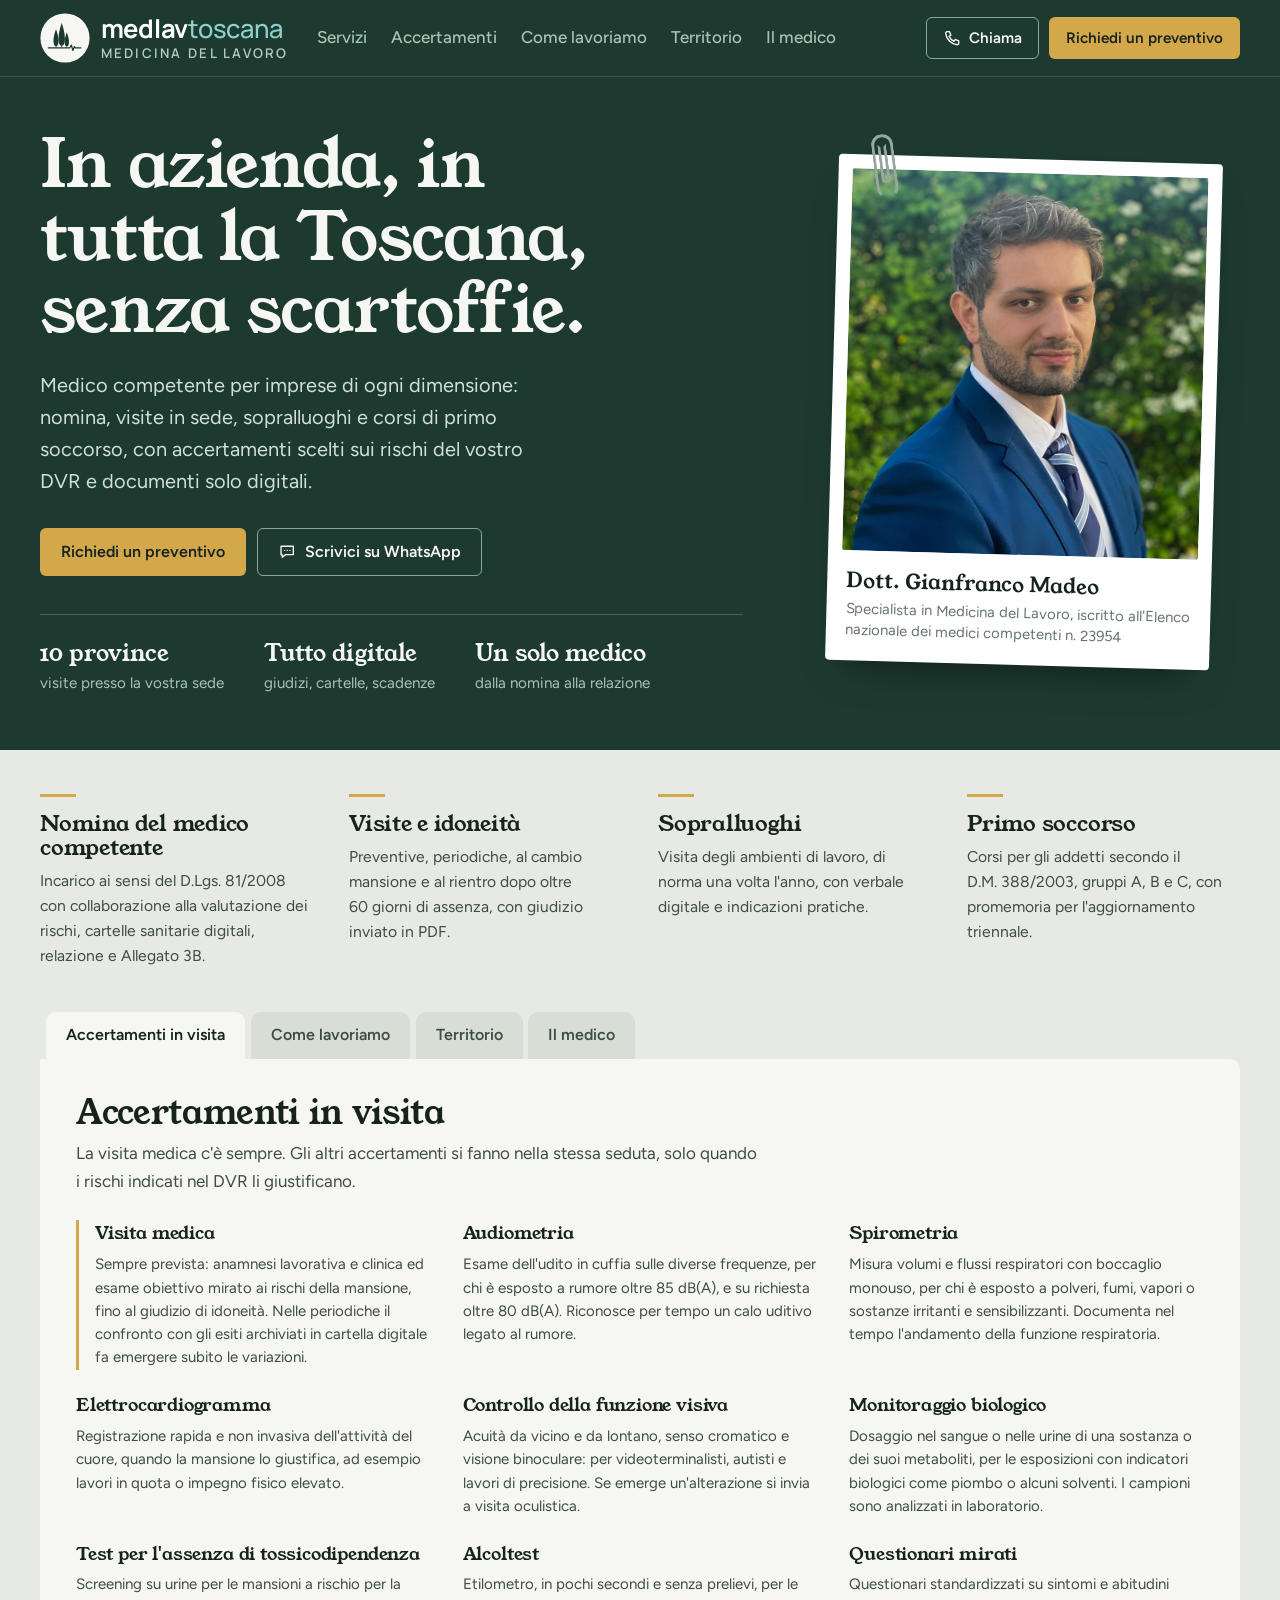
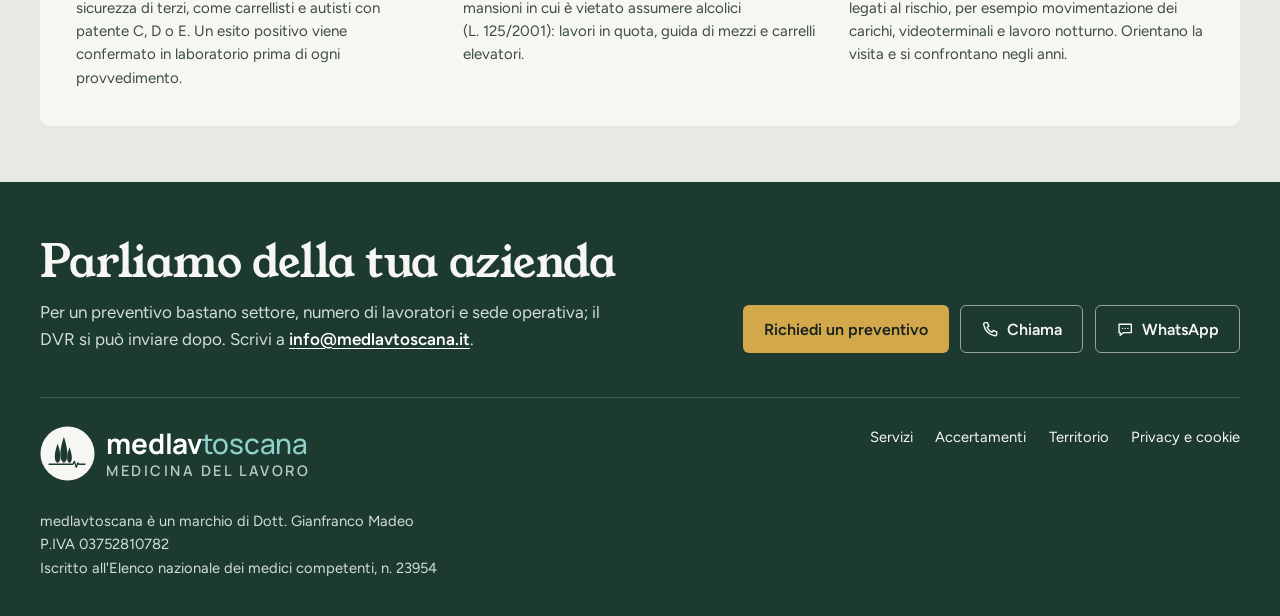
<file: index.html>
<!doctype html>
<html lang="it">
<!doctype html>
<html lang="it">
<head>
  <meta charset="utf-8">
  <meta name="viewport" content="width=device-width, initial-scale=1">
  <title>medlavtoscana | Medico competente per aziende in Toscana</title>
  <meta name="description" content="Nomina del medico competente, sorveglianza sanitaria, sopralluoghi e formazione di primo soccorso per aziende in Toscana. Un unico referente e documenti solo digitali: giudizi, cartelle e scadenze senza carta.">
  <link rel="canonical" href="https://medlavtoscana.it/">
  <link rel="icon" href="favicon.svg" type="image/svg+xml">
  <link rel="icon" href="favicon-32.png" sizes="32x32" type="image/png">
  <link rel="apple-touch-icon" href="apple-touch-icon.png">
  <link rel="preload" href="young-serif-400.woff2" as="font" type="font/woff2" crossorigin>
  <link rel="preload" href="figtree-400.woff2" as="font" type="font/woff2" crossorigin>
  <link rel="preload" href="manrope-700.woff2" as="font" type="font/woff2" crossorigin>
  <link rel="stylesheet" href="styles.css?v=20261114">
  <meta name="theme-color" content="#1D3A31">
  <meta property="og:type" content="website">
  <meta property="og:locale" content="it_IT">
  <meta property="og:url" content="https://medlavtoscana.it/">
  <meta property="og:title" content="medlavtoscana | Medico competente per aziende in Toscana">
  <meta property="og:description" content="Un unico referente e documenti solo digitali: giudizi di idoneità, cartelle e scadenze senza carta.">
  <meta property="og:image" content="https://medlavtoscana.it/og-image.png">
  <meta property="og:image:width" content="1200">
  <meta property="og:image:height" content="630">
  <script type="application/ld+json">
  {
    "@context": "https://schema.org",
    "@type": "MedicalBusiness",
    "name": "medlavtoscana",
    "url": "https://medlavtoscana.it/",
    "image": "https://medlavtoscana.it/og-image.png",
    "logo": "https://medlavtoscana.it/apple-touch-icon.png",
    "description": "Medicina del lavoro per aziende in Toscana: nomina del medico competente, sorveglianza sanitaria, sopralluoghi, formazione di primo soccorso, documenti digitali.",
    "areaServed": { "@type": "AdministrativeArea", "name": "Toscana" },
    "email": "info@medlavtoscana.it",
    "founder": { "@type": "Person", "honorificPrefix": "Dott.", "name": "Gianfranco Madeo" }
  }
  </script>
</head>
<body>
  <a class="skip" href="#contenuto">Vai al contenuto</a>

  <header class="site-header">
    <div class="wrap header-inner">
      <a class="brand" href="./" aria-label="medlavtoscana, medicina del lavoro, pagina iniziale">
        <span class="brand-mark"><img src="marchio-chiaro.svg" width="240" height="240" alt=""></span>
        <span class="brand-text" aria-hidden="true"><span class="brand-name"><b>medlav</b>toscana</span><span class="brand-payoff">Medicina del lavoro</span></span>
      </a>
      <nav class="site-nav" aria-label="Sezioni">
        <a href="#servizi">Servizi</a>
        <a href="#accertamenti">Accertamenti</a>
        <a href="#come-lavoriamo">Come lavoriamo</a>
        <a href="#territorio">Territorio</a>
        <a href="#medico">Il medico</a>
      </nav>
      <div class="header-cta">
        <a class="btn btn-chiaro btn-sm" href="tel:+393522810810"><svg class="i" viewBox="0 0 24 24" aria-hidden="true"><path d="M5.5 3.5h3l1.8 4.6-2.3 1.4a11.5 11.5 0 0 0 6.5 6.5l1.4-2.3 4.6 1.8v3a2 2 0 0 1-2.2 2A17 17 0 0 1 3.5 5.7a2 2 0 0 1 2-2.2Z"/></svg>Chiama</a>
        <a class="btn btn-ocra btn-sm" data-preventivo href="mailto:info@medlavtoscana.it?subject=Richiesta%20preventivo%20medicina%20del%20lavoro&amp;body=Azienda%3A%0D%0ASettore%20di%20attivit%C3%A0%3A%0D%0ANumero%20di%20lavoratori%3A%0D%0ASede%20operativa%3A%0D%0ARichiesta%3A%0D%0A">Richiedi un preventivo</a>
      </div>
    </div>
  </header>

  <main id="contenuto">
    <section class="verde">
      <div class="wrap hero">
        <div>
          <h1>In azienda, in tutta la Toscana, senza scartoffie.</h1>
          <p class="lead">Medico competente per imprese di ogni dimensione: nomina, visite in sede, sopralluoghi e corsi di primo soccorso, con accertamenti scelti sui rischi del vostro DVR e documenti solo digitali.</p>
          <div class="actions">
            <a class="btn btn-ocra" data-preventivo href="mailto:info@medlavtoscana.it?subject=Richiesta%20preventivo%20medicina%20del%20lavoro&amp;body=Azienda%3A%0D%0ASettore%20di%20attivit%C3%A0%3A%0D%0ANumero%20di%20lavoratori%3A%0D%0ASede%20operativa%3A%0D%0ARichiesta%3A%0D%0A">Richiedi un preventivo</a>
            <a class="btn btn-chiaro" href="https://wa.me/393522810810?text=Buongiorno%2C%20vorrei%20un%20preventivo%20per%20la%20medicina%20del%20lavoro." target="_blank" rel="noopener"><svg class="i" viewBox="0 0 24 24" aria-hidden="true"><path d="M4 5.5h16v11H10l-4.5 3.5v-3.5H4Z"/><path d="M8.5 11h.01M12 11h.01M15.5 11h.01"/></svg>Scrivici su WhatsApp</a>
          </div>
          <ul class="dati">
            <li><b>10 province</b>visite presso la vostra sede</li>
            <li><b>Tutto digitale</b>giudizi, cartelle, scadenze</li>
            <li><b>Un solo medico</b>dalla nomina alla relazione</li>
          </ul>
        </div>
        <figure class="scheda">
          <span class="clip" aria-hidden="true"></span>
          <img src="foto-medico.jpg" width="800" height="1000" alt="Ritratto del Dott. Gianfranco Madeo">
          <figcaption><b>Dott. Gianfranco Madeo</b>Specialista in Medicina del Lavoro, iscritto all'Elenco nazionale dei medici competenti n.&nbsp;23954</figcaption>
        </figure>
      </div>
    </section>

    <section id="servizi" aria-labelledby="servizi-t">
      <h2 id="servizi-t" class="sr">Servizi</h2>
      <div class="wrap servizi">
        <article class="servizio"><h3>Nomina del medico competente</h3><p>Incarico ai sensi del D.Lgs.&nbsp;81/2008 con collaborazione alla valutazione dei rischi, cartelle sanitarie digitali, relazione e Allegato 3B.</p></article>
        <article class="servizio"><h3>Visite e idoneità</h3><p>Preventive, periodiche, al cambio mansione e al rientro dopo oltre 60&nbsp;giorni di assenza, con giudizio inviato in PDF.</p></article>
        <article class="servizio"><h3>Sopralluoghi</h3><p>Visita degli ambienti di lavoro, di norma una volta l'anno, con verbale digitale e indicazioni pratiche.</p></article>
        <article class="servizio"><h3>Primo soccorso</h3><p>Corsi per gli addetti secondo il D.M.&nbsp;388/2003, gruppi A, B e C, con promemoria per l'aggiornamento triennale.</p></article>
      </div>
    </section>

    <section class="dettagli" aria-label="Approfondimenti">
      <div class="wrap">
        <div class="schede-bar" role="tablist" aria-label="Approfondimenti" hidden>
          <button role="tab" id="t-accertamenti" aria-controls="accertamenti" aria-selected="true">Accertamenti in visita</button>
          <button role="tab" id="t-come-lavoriamo" aria-controls="come-lavoriamo" aria-selected="false" tabindex="-1">Come lavoriamo</button>
          <button role="tab" id="t-territorio" aria-controls="territorio" aria-selected="false" tabindex="-1">Territorio</button>
          <button role="tab" id="t-medico" aria-controls="medico" aria-selected="false" tabindex="-1">Il medico</button>
        </div>

        <div class="pannello" id="accertamenti" role="tabpanel" aria-labelledby="t-accertamenti">
          <h2>Accertamenti in visita</h2>
          <p class="intro">La visita medica c'è sempre. Gli altri accertamenti si fanno nella stessa seduta, solo quando i rischi indicati nel DVR li giustificano.</p>
          <ul class="esami">
            <li class="base"><details open><summary><h3>Visita medica</h3></summary><p>Sempre prevista: anamnesi lavorativa e clinica ed esame obiettivo mirato ai rischi della mansione, fino al giudizio di idoneità. Nelle periodiche il confronto con gli esiti archiviati in cartella digitale fa emergere subito le variazioni.</p></details></li>
            <li><details open><summary><h3>Audiometria</h3></summary><p>Esame dell'udito in cuffia sulle diverse frequenze, per chi è esposto a rumore oltre 85&nbsp;dB(A), e su richiesta oltre 80&nbsp;dB(A). Riconosce per tempo un calo uditivo legato al rumore.</p></details></li>
            <li><details open><summary><h3>Spirometria</h3></summary><p>Misura volumi e flussi respiratori con boccaglio monouso, per chi è esposto a polveri, fumi, vapori o sostanze irritanti e sensibilizzanti. Documenta nel tempo l'andamento della funzione respiratoria.</p></details></li>
            <li><details open><summary><h3>Elettrocardiogramma</h3></summary><p>Registrazione rapida e non invasiva dell'attività del cuore, quando la mansione lo giustifica, ad esempio lavori in quota o impegno fisico elevato.</p></details></li>
            <li><details open><summary><h3>Controllo della funzione visiva</h3></summary><p>Acuità da vicino e da lontano, senso cromatico e visione binoculare: per videoterminalisti, autisti e lavori di precisione. Se emerge un'alterazione si invia a visita oculistica.</p></details></li>
            <li><details open><summary><h3>Monitoraggio biologico</h3></summary><p>Dosaggio nel sangue o nelle urine di una sostanza o dei suoi metaboliti, per le esposizioni con indicatori biologici come piombo o alcuni solventi. I campioni sono analizzati in laboratorio.</p></details></li>
            <li><details open><summary><h3>Test per l'assenza di tossicodipendenza</h3></summary><p>Screening su urine per le mansioni a rischio per la sicurezza di terzi, come carrellisti e autisti con patente C, D o E. Un esito positivo viene confermato in laboratorio prima di ogni provvedimento.</p></details></li>
            <li><details open><summary><h3>Alcoltest</h3></summary><p>Etilometro, in pochi secondi e senza prelievi, per le mansioni in cui è vietato assumere alcolici (L.&nbsp;125/2001): lavori in quota, guida di mezzi e carrelli elevatori.</p></details></li>
            <li><details open><summary><h3>Questionari mirati</h3></summary><p>Questionari standardizzati su sintomi e abitudini legati al rischio, per esempio movimentazione dei carichi, videoterminali e lavoro notturno. Orientano la visita e si confrontano negli anni.</p></details></li>
          </ul>
        </div>

        <div class="pannello" id="come-lavoriamo" role="tabpanel" aria-labelledby="t-come-lavoriamo">
          <div class="due">
            <div>
              <h2>Come lavoriamo</h2>
              <ol class="passi">
              <li><div><h3>Analisi del DVR</h3><p>Il DVR si condivide in PDF e si legge insieme, anche in videochiamata: mansioni, esposizioni, organizzazione del lavoro.</p></div></li>
              <li><div><h3>Protocollo sanitario</h3><p>Per ogni mansione solo gli accertamenti giustificati dai rischi, in un documento firmato digitalmente. Le lacune del DVR vengono segnalate prima delle visite.</p></div></li>
              <li><div><h3>Visite e idoneità</h3><p>Visite in azienda, esiti registrati in cartella digitale, giudizi inviati in PDF a lavoratore e datore di lavoro.</p></div></li>
              <li><div><h3>Gestione dell'anno</h3><p>Promemoria delle scadenze via email, sopralluogo, riunione periodica e comunicazione INAIL online.</p></div></li>
              </ol>
            </div>
            <div>
              <h2>Documenti senza carta</h2>
              <ul class="digitale">
              <li><h3>Cartella sanitaria digitale</h3><p>Accesso riservato, come consentito dall'art.&nbsp;53 del D.Lgs.&nbsp;81/2008.</p></li>
              <li><h3>Giudizi in PDF</h3><p>Per email o PEC, senza moduli da stampare.</p></li>
              <li><h3>Firma digitale</h3><p>Nomina, protocollo e verbali senza stampe né raccomandate.</p></li>
              <li><h3>Allegato 3B online</h3><p>Trasmesso entro il primo trimestre di ogni anno.</p></li>
              </ul>
              <p class="settori">Seguiamo uffici e servizi, logistica e magazzini, industria e artigianato, edilizia, commercio, ristorazione e turismo.</p>
            </div>
          </div>
        </div>

        <div class="pannello" id="territorio" role="tabpanel" aria-labelledby="t-territorio">
          <div class="territorio">
            <figure class="map">
              <svg class="tuscany" viewBox="0 0 520 591" role="img" aria-labelledby="mappa-t mappa-d">
<title id="mappa-t">Mappa della Toscana</title>
<desc id="mappa-d">Le dieci province toscane evidenziate: Arezzo, Firenze, Grosseto, Livorno, Lucca, Massa-Carrara, Pisa, Pistoia, Prato e Siena.</desc>
<text class="sea" x="41.5" y="524.4">Mar Tirreno</text>
<g class="prov">
<path d="M117.5 65.1l0.3 3.1l-1.6 0.7l-3.1 6.5l-3.5 3l-4.5 2.5l2.1 9l0 3l-2.7 4.8l1.1 4.4l4.6 1.2l3.4 2.5l1.7 5.9l-0.5 3.2l-2 1.2l-0.8 3.9l-4.1 4.1l0.7 2.8l-3.9 3.1l-3.2 7.4l-4.3 1.7l-9.7 -9.3l-5.5 -4.2l-4.6 -1.4l-3.1 -2.5l1.9 -3.8l5.7 -5l1.6 -4.7l-3.9 -4.3l-5.3 -1l-3 2.9l-1.6 3.8l-0.1 -7l-1.7 -1.1l-1.2 -3.9l0.2 -5.4l-2.2 -2l-2.1 1.1l-6.1 -1.3l-4.4 1.7l-1 -1.2l7.7 -7.2l-3.6 -0.7l-1.1 -2.6l-3.1 1.1l-3.5 2.7l-1.4 3.5l-1.4 -3.2l3.3 -7.7l-3.3 -2.5l0.5 -4.7l-1 -3.9l-7.3 -4.6l-1.5 0.9l-7.8 -5.8l-1.1 -3.2l-5.3 -2.5l-2.6 -7.4l-1.6 -2.2l-3 -0.7l4.9 -3.6l2.8 1l2.4 -2.6l2.8 -0.1l-1.4 -2.8l5.2 -6l1.7 -3.1l3.8 -3.5l2.7 -4.2l5.4 -0.8l9.9 0.7l4.4 -0.8l6.9 1.7l0.1 3.1l1.8 1.8l2.8 -0.5l1.9 3.7l-3.2 7.1l3.5 3.6l6.2 4l2 0.3l8.5 6.8l6.2 -2.1l4.9 2.4l1.5 3.8l9.2 6.3l2 2l1.3 3.6z" fill="#F6D3B3"><title>Massa-Carrara</title></path>
<path d="M204.4 179.9l-3 7l-3.5 -3.6l-4.6 -1.1l-3.9 2.3l-1.8 5.5l-2.5 4.4l-6 -0.9l-6.8 2.1l-4.9 -2.4l-4.6 2.1l-1.1 -1.3l-7.9 -2.2l-2.4 -5.2l2.2 -1.6l0.2 -2.6l-3 -2.1l-2 -5.6l-2 3.2l-0.7 -1.3l-5.4 3.7l-5.9 -1l-1.7 -1.5l-3.4 0l-2.5 -1.8l-9 3.5l-3.6 -10.1l0 -4.3l-5.2 -9.5l-5.2 -8l-7 -8.5l4.3 -1.7l3.2 -7.4l3.9 -3.1l-0.7 -2.8l4.1 -4.1l0.8 -3.9l2 -1.2l0.5 -3.2l-1.7 -5.9l-3.4 -2.5l-4.6 -1.2l-1.1 -4.4l2.7 -4.8l0 -3l-2.1 -9l4.5 -2.5l3.5 -3l3.1 -6.5l1.6 -0.7l-0.3 -3.1l7.8 -4.1l7.4 3.4l4.3 0l3.1 1.1l5.5 4.5l1.4 3.5l2.9 2.2l6.6 -0.7l4.6 3l-0.9 3.8l6.6 7l0.4 4.5l8.1 5.2l2.6 4.1l4 1.4l3.5 -1.4l3.3 3l3.9 -0.3l10.8 6.7l0.5 4.9l-1.1 4.9l2.2 1.4l1.3 3.5l-4.9 1.8l-7.4 10.6l0 6.3l-2.4 8.8l-1.9 1.7l2 4.8l-1.5 2.4l0.5 3.2l4.3 0l0.8 -1.4l1.3 4.9l1.3 0.1l4.8 5.7zM159.3 85l-0.2 -0.1l0 0.2z" fill="#CBE0C5"><title>Lucca</title></path>
<path d="M247.8 180.3l-4.1 -2.7l-4.5 5.6l-4.3 1.5l-4.1 0.1l-4.8 -1.9l-6 3.4l0.6 -5l-5.2 2.5l-3.2 -0.3l-7.8 -3.6l-1.2 -4.3l-4.8 -5.7l-1.3 -0.1l-1.3 -4.9l-0.8 1.4l-4.3 0l-0.5 -3.2l1.5 -2.4l-2 -4.8l1.9 -1.7l2.4 -8.8l0 -6.3l7.4 -10.6l4.9 -1.8l-1.3 -3.5l-2.2 -1.4l1.1 -4.9l-0.5 -4.9l-10.8 -6.7l-3.9 0.3l-3.3 -3l-0.3 -5.3l2 -1.2l1.4 -3.4l3.8 1.4l14.7 -0.6l3.4 1.5l2.4 4l4.5 2.1l3.9 3.5l1.8 -1.1l2.5 1.8l1 2.8l5 -0.4l4.9 3.5l-0.5 5l3.4 0.9l1.6 -3l3.3 -1.8l3.6 -5.1l1.3 -3.6l4.1 -3.3l-0.1 -1.2l3.9 -0.7l0.1 3l-2.3 3.2l4.9 4.2l3.7 1.4l0.9 4.5l-2.6 6.9l-0.3 4.1l-3.2 5l-1.7 0.9l0.5 2.5l3.6 -0.9l6.9 4.1l-2 4.3l-2.5 1.5l-3 4l-2.2 8.5l1.1 3.6l-2.1 6.7l2.3 3.6l1.2 4.3l-2 -0.7l-1.5 1.9l-5.3 2z" fill="#D6CFEE"><title>Pistoia</title></path>
<path d="M291.5 107.5l5 -0.3l2.1 1.1l4.2 -1.7l-0.7 -2.9l-2 -0.2l-9.8 -6.6l0 -2.2l3.3 0.4l3.8 -2.1l8.6 0.5l7.6 -6.4l0.3 -2.8l4 -3.1l6.3 1.3l2.4 -4.4l5 -5.5l5.6 4.7l-0.6 3.9l3.6 4.9l2.7 0.2l0.7 2.3l6.6 5.1l4.1 0.7l1.5 -3.3l4.5 1.1l6.1 0.3l1.3 3.7l-2.6 2.1l-0.7 3.1l-2.2 0.3l-0.6 2.9l5 -1.8l5 2l2.5 2.7l5.4 -5.5l7 0.5l4.6 -1.3l1.4 1.3l-3.6 9.1l-6 7.3l-0.8 4.2l-2.6 4.5l-4.6 1.2l1.3 2.6l-2.5 0.8l-0.8 3.7l2.6 3.5l6 5.4l-1.9 3.8l1.7 1.8l4.6 2.3l-1.2 11.2l-3.3 1.2l-4 -1l-3.7 4.6l0.7 2.8l-4.6 0.6l-1.1 3.4l1.2 1.8l-1.3 2.5l-3.2 1.1l-0.5 6.7l-1.3 2.7l-2.3 1.2l1.1 5l-3 3.4l0.9 2.9l3 1.9l3.2 5.4l-0.6 2.4l-2.1 -0.2l-10.3 6l1.2 4l-7.1 1.4l-4.4 3.7l1.9 0.7l4 6.7l1 4l-1.8 0.9l-7.7 -2.1l-3.4 2.2l-2.2 3.4l-5.8 0.7l-1.9 3.2l-2.1 0.2l-1 3.7l-2.5 1.3l-6.5 0.3l-4.4 2l-1.7 -0.2l-1.4 -3.3l-2.8 -3.2l-0.5 3.6l-4.5 7.6l-7.8 5l-3.5 -2.5l-2 0.6l3.5 -6.7l-2.2 -1.8l-4.2 3.7l-1.7 5l-4.7 3l-2.7 -5.9l-5.3 -3.9l-2 -3.1l-5.7 -2.3l-1.2 -2.2l-6.1 4.5l-6.5 3.8l-1.8 4.2l1.3 3.3l-1.8 7.7l-5.9 -1.4l-1.6 -2.3l-4 1.7l-2.7 -0.2l-1.6 -3.7l-2.6 -0.7l1.7 -2.4l-2.5 -2.6l-1.5 0.5l1.3 -3.9l-3.8 -7.5l1.6 -3.8l2.7 -1.7l-3.2 -2.5l1.7 -1.9l-1.1 -6.3l-2.2 -2.3l5.1 -3.2l4.4 3.1l2.5 -6.2l2.8 1l5.7 -5.8l-3.3 -1.2l-1.3 -4.5l-3.3 -3.2l-2.6 -6.6l-4.1 0l-5.5 1.6l-0.2 2.3l-4.7 -0.2l-0.9 -3.5l-2.5 -4.5l-7.3 -4.3l-4.3 -5.7l-0.9 -2.7l3 -7l7.8 3.6l3.2 0.3l5.2 -2.5l-0.6 5l6 -3.4l4.8 1.9l4.1 -0.1l4.3 -1.5l4.5 -5.6l4.1 2.7l2.8 4.7l-0.3 2.2l3.8 2.1l5.5 -0.6l1.2 3.1l4.1 1.9l0.9 -7.6l2.5 -0.1l-2.7 -6.1l1.5 -2.7l3 1.7l2.8 -1.5l4.2 -7l3.7 -1.7l0.8 -1.8l-2.6 -4.7l2.4 -4.4l-1 -1.3l5 -3l-1.5 -4.2l2.2 -2.6l-0.3 -8.8l1.4 -3.5l-0.9 -3.9l2.1 -1.7l1.1 -3.4l-2.2 -3.1l1.3 -3.9l-0.2 -3.4l2.4 -2.9l2.5 -0.8z" fill="#C5D5EE"><title>Firenze</title></path>
<path d="M202.5 358.1l1.4 2.4l-0.6 5.3l-1.6 1.3l2.7 1.6l4.8 -2.1l3.3 1.7l2.2 2.8l-2 3.8l1.5 5.5l2.7 0.3l-2.9 3.8l-2.6 -2l-4.6 -0.1l-0.5 2.8l2.4 2.8l-3.6 5.4l-3.1 2.4l-1.5 4.4l-5.4 -2l-10.8 -1.2l-10 0.8l-3.6 5.3l0.2 2.2l-3.6 0.3l-4.9 -4l-2.6 -7.5l0.1 -6.1l3.8 0l1.9 -2.3l-1 -3.1l2.1 -2.3l1.8 -8.2l0.8 -7.8l0.6 -12.7l-0.2 -8.9l-1.5 -13.3l-1.6 -7.6l-3.9 -10l-6.9 -6.6l-1.4 -2.7l-0.1 -4l-1.9 -2.4l-0.6 -4.2l-2.8 -7.2l-3.8 -1.5l-0.9 -4.3l-3.9 -6.7l-8.9 -6.3l0.2 -2.6l-1.8 -3l-1.7 -6.2l-3.6 -6.7l3.8 -6.5l-3.5 3l0.8 -5.2l1.4 -1.2l10.9 -4.5l8 -4.2l0.4 0.7l4.1 -3.9l6.7 -0.3l6 1.5l-2.4 6.1l0 3.2l-2.7 1.9l0.8 5.9l-2.8 5.1l1.2 4.8l1.5 0.9l-1 3.3l3.2 8.8l1.6 6l-3.3 2.6l4.1 -0.1l-0.5 5.4l-1.9 2.3l1.4 2.7l1.7 7.7l1.2 0.7l4.7 -1.5l-1.2 2.9l-0.4 5.7l-1.6 2.1l3.3 3.1l3.9 1.3l0.8 2.7l9.2 3.7l6.5 -0.2l1 -2.2l2.1 0.2l2.9 -2.3l2.3 1.5l-0.1 3.5l-5.4 3.9l0.9 4.7l-1.8 4.4l1.7 1.9l3.5 -0.6l0 4l-2.9 3.7l-5.8 0.7l1.1 4.9l2.6 -0.3l-0.1 6.7l4.8 0.9l2.7 4.7l2.5 -0.1zM85.5 481.6l1.7 0.9l-0.4 3.7l2.1 3.2l0.3 3.5l-2.2 1.7l-6.5 -1.5l-1.2 -1.8l1.4 -2l2.3 0.5l3.1 -4.3zM115.8 448.6l-1.3 0.6l-0.2 5.5l-5.5 -2.1l-3.4 -0.4l-6.6 1.5l-5.5 -3l-3.4 -6.6l-0.1 -3.9l1.2 -2.6l4.9 -3.4l6.1 0.2l2.9 -1.3l3.8 1.1l4.1 4.5l2.5 0.5l1.1 -3l3.1 -0.1l1.8 -5l-0.9 -1.5l5 1.7l5.8 0.2l-2 3.4l4.3 2l3.1 -0.8l0.2 -3.3l3.7 -4l2 -5.7l3.9 -5.5l1.6 2.9l4 3.4l-2.5 8.1l1.1 10l-8.5 3.8l4 1.9l0.2 2.5l2.3 0.5l2 4.1l-0.5 3.3l-2.1 1.2l-1.9 -2.2l-2.2 1.1l-3.8 -1.8l-3.7 -8.3l-2.2 -3l-5 1.4l1.4 3.4l-1.3 2.2l-1 -5.2l-2.5 -0.6l-1.6 1.7l-0.1 3.5l-3.7 0.2zM41 369.8l-0.1 2.9l1.9 1.3l-1.5 4.8l-5 5.9l-3.4 -4.4l0.6 -1.3l0.5 -2.4l0.3 -4.4l4.5 -5zM54 275.5l-1.2 4l-2.1 -0.8l0.5 -3.4zM128.4 549.4l2.2 1.8l0.8 5.5l-3.9 1.9l-2.1 -0.3l-1.5 -2.6l1.7 -6z" fill="#C5D5EE"><title>Livorno</title></path>
<path d="M201.4 186.9l0.9 2.7l4.3 5.7l7.3 4.3l2.5 4.5l0.9 3.5l4.7 0.2l0.2 -2.3l5.5 -1.6l4.1 0l2.6 6.6l3.3 3.2l1.3 4.5l3.3 1.2l-5.7 5.8l-2.8 -1l-2.5 6.2l-4.4 -3.1l-5.1 3.2l2.2 2.3l1.1 6.3l-1.7 1.9l3.2 2.5l-2.7 1.7l-1.6 3.8l3.8 7.5l-1.3 3.9l1.5 -0.5l2.5 2.6l-1.7 2.4l2.6 0.7l1.6 3.7l2.7 0.2l4 -1.7l1.6 2.3l5.9 1.4l5 8.1l1 4.3l3.2 0.3l0.6 5.1l1.4 1.1l-0.1 3.6l-2.6 4.6l-4.5 -0.1l-0.7 7.8l-2.9 -0.8l-0.3 3.7l5.9 3.5l1.7 5.4l-0.7 8.8l-5.7 -1.1l-2.9 -2.5l-2.9 3.8l2 1l0.2 6.9l-5.2 4.9l0.1 4.5l-6.6 1.4l-3 -0.2l-2.5 -1.7l-1.5 2l-3.5 1.4l-3.4 -2.8l-5.9 4.9l-2.2 -1.8l-1.5 6.9l-5.5 3.6l0 -4l-2.5 0.1l-2.7 -4.7l-4.8 -0.9l0.1 -6.7l-2.6 0.3l-1.1 -4.9l5.8 -0.7l2.9 -3.7l0 -4l-3.5 0.6l-1.7 -1.9l1.8 -4.4l-0.9 -4.7l5.4 -3.9l0.1 -3.5l-2.3 -1.5l-2.9 2.3l-2.1 -0.2l-1 2.2l-6.5 0.2l-9.2 -3.7l-0.8 -2.7l-3.9 -1.3l-3.3 -3.1l1.6 -2.1l0.4 -5.7l1.2 -2.9l-4.7 1.5l-1.2 -0.7l-1.7 -7.7l-1.4 -2.7l1.9 -2.3l0.5 -5.4l-4.1 0.1l3.3 -2.6l-1.6 -6l-3.2 -8.8l1 -3.3l-1.5 -0.9l-1.2 -4.8l2.8 -5.1l-0.8 -5.9l2.7 -1.9l0 -3.2l2.4 -6.1l-6 -1.5l-6.7 0.3l-4.1 3.9l-0.4 -0.7l-8 4.2l-10.9 4.5l-1.4 1.2l-1.2 -3.3l-1.2 -12.1l-2.9 -8.7l1.9 -1.2l0.4 -2.9l-1 -5.2l0.1 -6.3l-3.6 -19.5l9 -3.5l2.5 1.8l3.4 0l1.7 1.5l5.9 1l5.4 -3.7l0.7 1.3l2 -3.2l2 5.6l3 2.1l-0.2 2.6l-2.2 1.6l2.4 5.2l7.9 2.2l1.1 1.3l4.6 -2.1l4.9 2.4l6.8 -2.1l6 0.9l2.5 -4.4l1.8 -5.5l3.9 -2.3l4.6 1.1z" fill="#BFE0DD"><title>Pisa</title></path>
<path d="M430.8 343.4l-4.8 -2.1l-2.9 1.9l-3 -1.8l-2.9 4.4l-5.5 -5.2l-3.5 -6.9l-0.8 -4.9l-7 0.6l-3.8 -4l-4.6 0.7l-5.6 -4.9l-1.2 -5.5l-2.3 -2.4l-4.1 0.1l-3.6 -7.3l0.1 -1.6l-6.1 -5.5l-10.4 -5.2l-6.8 -7.3l-0.3 -1.8l2.9 -6.8l-0.8 -4.2l1.6 -4.2l-4.1 0.6l-2.7 -3l-2.4 1.8l-2 -3.8l-1.9 -0.6l-3.5 -5.2l-0.1 -2.7l-4.3 -0.3l-2 -4.6l-5.1 -4.6l1.9 -3.2l5.8 -0.7l2.2 -3.4l3.4 -2.2l7.7 2.1l1.8 -0.9l-1 -4l-4 -6.7l-1.9 -0.7l4.4 -3.7l7.1 -1.4l-1.2 -4l10.3 -6l2.1 0.2l0.6 -2.4l-3.2 -5.4l-3 -1.9l-0.9 -2.9l3 -3.4l-1.1 -5l2.3 -1.2l1.3 -2.7l0.5 -6.7l3.2 -1.1l1.3 -2.5l-1.2 -1.8l1.1 -3.4l4.6 -0.6l-0.7 -2.8l3.7 -4.6l4 1l3.3 -1.2l4 3.6l9.6 4l6.7 7.9l3.8 2.1l4.6 -2.2l5.7 2.1l2.3 -1.3l1.2 4.4l5.8 1.4l0.6 3.2l6.4 4l4.2 -0.7l9.3 2.8l0.8 2.7l2.3 0.6l5.6 -3.3l2.9 1.1l6.7 -3.1l6.4 7.5l2.7 -5.9l3.4 -1.1l3 2.2l2.5 -2.4l4.7 -1.2l3.3 2.3l4.7 1.3l1.4 2.8l6 6.1l0.7 1.7l-2.6 1.7l-2.1 -1.7l-2.7 0.2l1 7.6l-3.8 0l0.9 -2.5l-1.2 -3.3l-0.1 -5l-1 -2.4l-1.3 2.7l0.9 5.5l-2.3 3.3l-4 2.1l-4.9 -1.3l1.1 2.3l-3.2 4l-4.6 1.4l-4.2 2.3l0.8 2.3l3.6 2.9l0.8 2.6l-3.2 3l-1.2 3.2l-5 6.3l-1.7 8.3l-1.9 -1.4l-7.4 1.1l-1.3 2l-0.8 4.8l9.8 5.9l-0.2 2.3l-7.1 2.5l-1.5 3.8l-3 3l-4.3 -1.2l-5.8 5.8l1.5 3.8l3.4 0.5l4.7 -0.9l-0.8 8l2.9 1l2.2 -1.6l3.3 2.1l3 6l-0.2 6.2l-1.4 2l1.3 3.9l8 2.7l1.1 -4.8l2.2 -3.3l5.2 4.5l-2.5 3.4l-6.5 2.5l-4.7 4.6l-5 -0.1l-5.5 4.9l-7.7 -4.3l-2.9 1.7l0.9 4.3l-2.4 9.7l-3.6 2.5l-3.4 -0.1zM479 181l2.4 2.2l0.4 3.7l-5 1.2l-2.4 2.9l-2.1 -0.9l-3.3 -7.8l1.4 -1.8l2.1 1.8l5.4 0.5z" fill="#BFE0DD"><title>Arezzo</title></path>
<path d="M238.1 344.4l-0.1 -4.5l5.2 -4.9l-0.2 -6.9l-2 -1l2.9 -3.8l2.9 2.5l5.7 1.1l0.7 -8.8l-1.7 -5.4l-5.9 -3.5l0.3 -3.7l2.9 0.8l0.7 -7.8l4.5 0.1l2.6 -4.6l0.1 -3.6l-1.4 -1.1l-0.6 -5.1l-3.2 -0.3l-1 -4.3l-5 -8.1l1.8 -7.7l-1.3 -3.3l1.8 -4.2l6.5 -3.8l6.1 -4.5l1.2 2.2l5.7 2.3l2 3.1l5.3 3.9l2.7 5.9l4.7 -3l1.7 -5l4.2 -3.7l2.2 1.8l-3.5 6.7l2 -0.6l3.5 2.5l7.8 -5l4.5 -7.6l0.5 -3.6l2.8 3.2l1.4 3.3l1.7 0.2l4.4 -2l6.5 -0.3l2.5 -1.3l1 -3.7l2.1 -0.2l5.1 4.6l2 4.6l4.3 0.3l0.1 2.7l3.5 5.2l1.9 0.6l2 3.8l2.4 -1.8l2.7 3l4.1 -0.6l-1.6 4.2l0.8 4.2l-2.9 6.8l0.3 1.8l6.8 7.3l10.4 5.2l6.1 5.5l-0.1 1.6l3.6 7.3l4.1 -0.1l2.3 2.4l1.2 5.5l5.6 4.9l4.6 -0.7l3.8 4l7 -0.6l0.8 4.9l3.5 6.9l5.5 5.2l2.9 -4.4l3 1.8l2.9 -1.9l4.8 2.1l-3.9 1.9l-3 2.9l-0.6 4.1l-1.4 1l3.3 9.3l-1.4 2.7l2.4 6.2l2.1 0l1.6 -3.3l4.4 3.1l-1.5 5.3l-0.1 3.4l-3.2 10.9l-0.9 0.5l0.4 7.1l-2.3 4.1l-1 6.8l3.4 1.1l1.2 2.4l0.1 5.3l-6.1 0.9l-1.1 2.6l-5.2 3.5l0.6 2.1l-8.7 -0.8l-2.7 2.6l-3.5 1.2l-0.4 5.8l-1.5 -0.4l-5.1 -4.9l-4.1 4.7l-1.3 4.1l-1.5 -1l-7.5 -2.1l-2.7 2l-3.2 0.5l-4.3 -2.9l-2.4 0.7l0.7 -2.9l0.7 -12.6l-2.1 -1.7l-0.9 -4.1l0.9 -1.7l0.4 -6l-0.7 -4.5l-2.6 -5.6l-2.5 0.1l-4.9 -4.8l-5.5 1.7l-2.3 -1l-1.3 -3.4l-4 1.4l-2.1 3l-5.8 1.3l-7.1 -0.4l-11.9 -3l4.9 -3.1l-1.9 -1.3l2.5 -1.7l-3.4 -2.7l0.2 -3.6l-1.5 -2.1l2 -8l-0.3 -5.1l-2.8 -0.3l-3 -2.3l-2.2 1.7l-2.1 -1.1l-2 3l-10 -1.9l-3.6 -1.4l-1.4 0.8l-6.1 -0.7l-3.1 2.9l-7.1 -1.8l-0.4 -1.4l-7.7 1.8l-3.4 -6.8l1.1 -3.2l-2.1 -1.8l0.5 -2.2l-1.6 -2.6l1.2 -1.3l-0.2 -7.3l-2.7 0.7l-3.5 -1.7l-1.8 2.3l-6.8 0.6l-6.2 3.7z" fill="#F6D3B3"><title>Siena</title></path>
<path d="M200.5 400.2l1.5 -4.4l3.1 -2.4l3.6 -5.4l-2.4 -2.8l0.5 -2.8l4.6 0.1l2.6 2l2.9 -3.8l-2.7 -0.3l-1.5 -5.5l2 -3.8l-2.2 -2.8l-3.3 -1.7l-4.8 2.1l-2.7 -1.6l1.6 -1.3l0.6 -5.3l-1.4 -2.4l5.5 -3.6l1.5 -6.9l2.2 1.8l5.9 -4.9l3.4 2.8l3.5 -1.4l1.5 -2l2.5 1.7l3 0.2l6.6 -1.4l6.1 0.3l6.2 -3.7l6.8 -0.6l1.8 -2.3l3.5 1.7l2.7 -0.7l0.2 7.3l-1.2 1.3l1.6 2.6l-0.5 2.2l2.1 1.8l-1.1 3.2l3.4 6.8l7.7 -1.8l0.4 1.4l7.1 1.8l3.1 -2.9l6.1 0.7l1.4 -0.8l3.6 1.4l10 1.9l2 -3l2.1 1.1l2.2 -1.7l3 2.3l2.8 0.3l0.3 5.1l-2 8l1.5 2.1l-0.2 3.6l3.4 2.7l-2.5 1.7l1.9 1.3l-4.9 3.1l11.9 3l7.1 0.4l5.8 -1.3l2.1 -3l4 -1.4l1.3 3.4l2.3 1l5.5 -1.7l4.9 4.8l2.5 -0.1l2.6 5.6l0.7 4.5l-0.4 6l-0.9 1.7l0.9 4.1l2.1 1.7l-0.7 12.6l-0.7 2.9l2.4 -0.7l4.3 2.9l3.2 -0.5l2.7 -2l7.5 2.1l1.5 1l3.4 1.7l2.7 5.3l5.4 1.3l1.8 2.5l-1.8 3l-1.3 6.1l-3.7 -0.1l0.8 9.3l2.6 0.5l1.6 2.5l-0.8 3.7l-4.3 2.4l-5.8 -1.3l0.4 3.6l-2.8 4.7l-4.8 -0.8l-1.8 2.2l-3.8 1.5l1.1 2.7l-3.2 2.2l-1.8 -0.3l-2.7 2.6l-3.4 -0.6l-2.1 3l-1.6 -2.7l-2.9 -0.8l-2 1.3l1.4 6.1l-2.9 1.9l-1.7 4.4l3.6 2.1l2.3 3.4l4.2 1.7l0.3 13.2l-11.6 -0.6l-2 -0.9l-4.7 2.2l-5.3 -1.5l-1.5 1.5l-0.7 4.9l-4.8 4.8l-0.2 4.4l-5.9 -2.4l-12.7 -3.6l-12.6 -2.1l-0.1 -1.6l-4.9 -0.9l-5.7 1.5l-2.9 2.8l1.3 3.9l-3.8 2l-0.4 3.6l-4.6 -0.7l-2.2 1.6l-0.3 -2.4l-4.6 -3.9l-5.1 -1.8l-1.4 -3.9l-0.4 -4.6l2.8 -4.9l1.6 0l1.8 3l1.8 -1.1l4.6 1.3l3.9 -4.8l1.6 -4.6l0.9 -7.7l-0.5 -4.6l-2 -4.9l-3.7 -5.8l-4 0.8l-0.4 1.9l-2.1 -1.8l-2.4 -5.1l-1.9 -6.5l-3.1 -2.3l0.7 -3.1l-2.8 -2.4l-10.5 -5.5l-4.2 -10.8l-1.9 -4l-5.3 -5.3l-5.6 -3.4l-13.7 -4.7l-6.6 -1.5l-4.7 0l-7.7 -5.9l-2.2 -1l4.2 -1.2l2 -2.3l2.1 -7l-1.2 -4.8l0.5 -2.5l2.6 -4l-2 -4.7l-3.9 -3.7zM237.3 542l3.1 6.3l-0.2 2.9l1.6 1.3l-1.9 5.2l-3 -2l-4 -6.3l-3 -0.8l0.3 -3.4l2.4 0l-0.2 -5.3z" fill="#F0CAD4"><title>Grosseto</title></path>
<path d="M263.4 110.2l7.6 -0.1l6.4 -4.3l5.4 -1.1l8.7 2.8l1.8 3.8l-2.5 0.8l-2.4 2.9l0.2 3.4l-1.3 3.9l2.2 3.1l-1.1 3.4l-2.1 1.7l0.9 3.9l-1.4 3.5l0.3 8.8l-2.2 2.6l1.5 4.2l-5 3l1 1.3l-2.4 4.4l2.6 4.7l-0.8 1.8l-3.7 1.7l-4.2 7l-2.8 1.5l-3 -1.7l-1.5 2.7l2.7 6.1l-2.5 0.1l-0.9 7.6l-4.1 -1.9l-1.2 -3.1l-5.5 0.6l-3.8 -2.1l0.3 -2.2l-2.8 -4.7l3.7 -3.3l5.3 -2l1.5 -1.9l2 0.7l-1.2 -4.3l-2.3 -3.6l2.1 -6.7l-1.1 -3.6l2.2 -8.5l3 -4l2.5 -1.5l2 -4.3l-6.9 -4.1l-3.6 0.9l-0.5 -2.5l1.7 -0.9l3.2 -5l0.3 -4.1l2.6 -6.9z" fill="#CBE0C5"><title>Prato</title></path>
</g>
<g class="pins">
<g transform="translate(96.9 124.0)"><circle r="15"/><text y="4.5">MS</text></g>
<g transform="translate(163.1 172.6)"><circle r="15"/><text y="4.5">LU</text></g>
<g transform="translate(239.2 149.7)"><circle r="15"/><text y="4.5">PT</text></g>
<g transform="translate(301.3 191.2)"><circle r="15"/><text y="4.5">FI</text></g>
<g transform="translate(129.0 247.0)"><circle r="15"/><text y="4.5">LI</text></g>
<g transform="translate(144.6 203.0)"><circle r="15"/><text y="4.5">PI</text></g>
<g transform="translate(415.7 268.5)"><circle r="15"/><text y="4.5">AR</text></g>
<g transform="translate(315.1 305.0)"><circle r="15"/><text y="4.5">SI</text></g>
<g transform="translate(275.2 445.2)"><circle r="15"/><text y="4.5">GR</text></g>
<g transform="translate(272.1 163.9)"><circle r="15"/><text y="4.5">PO</text></g>
</g></svg>
              <figcaption>Confini provinciali: ISTAT, elaborazione openpolis (CC BY 4.0)</figcaption>
            </figure>
            <div>
              <h2>Veniamo noi in azienda</h2>
              <p class="intro">Visite, sopralluoghi e corsi si svolgono presso la vostra sede, in ognuna delle dieci province toscane. I lavoratori non si spostano e le ore perse si riducono al minimo. Per le aziende con più sedi, un'unica pianificazione per tutti gli stabilimenti.</p>
              <p class="province"><strong>Province servite:</strong> Arezzo, Firenze, Grosseto, Livorno, Lucca, Massa-Carrara, Pisa, Pistoia, Prato e Siena.</p>
            </div>
          </div>
        </div>

        <div class="pannello" id="medico" role="tabpanel" aria-labelledby="t-medico">
          <div class="due">
            <div class="medico-testo">
              <h2>Dott. Gianfranco Madeo</h2>
              <p class="intro">Medico competente, specialista in Medicina del Lavoro, iscritto all'Elenco nazionale dei medici competenti n.&nbsp;23954.</p>
              <p>Affianca le aziende in tutti gli adempimenti che il D.Lgs.&nbsp;81/2008 affida al medico competente: dall'analisi del DVR al protocollo sanitario, dalle visite con giudizio di idoneità ai sopralluoghi e alla riunione periodica. Si occupa anche della formazione degli addetti al primo soccorso.</p>
              <p class="contatto">Contatto diretto: <a href="mailto:dottgianfrancomadeo@medlavtoscana.it">dottgianfrancomadeo<wbr>@medlavtoscana.it</a></p>
            </div>
            <div>
              <h2>Competenze</h2>
              <ul class="competenze">
              <li>Protocolli sanitari da DVR</li>
              <li>Idoneità alla mansione</li>
              <li>Rischio chimico e biologico</li>
              <li>Rumore e vibrazioni</li>
              <li>Movimentazione manuale dei carichi</li>
              <li>Videoterminali e lavoro notturno</li>
              <li>Alcol e sostanze nelle mansioni a rischio</li>
              <li>Formazione primo soccorso</li>
              </ul>
            </div>
          </div>
        </div>
      </div>
    </section>
  </main>

  <footer class="verde contatti" id="contatti">
    <div class="wrap">
      <div class="contatti-grid">
        <div>
          <h2>Parliamo della tua azienda</h2>
          <p>Per un preventivo bastano settore, numero di lavoratori e sede operativa; il DVR si può inviare dopo. Scrivi a <a class="email" href="mailto:info@medlavtoscana.it">info@medlavtoscana.it</a>.</p>
        </div>
        <div class="actions">
          <a class="btn btn-ocra" data-preventivo href="mailto:info@medlavtoscana.it?subject=Richiesta%20preventivo%20medicina%20del%20lavoro&amp;body=Azienda%3A%0D%0ASettore%20di%20attivit%C3%A0%3A%0D%0ANumero%20di%20lavoratori%3A%0D%0ASede%20operativa%3A%0D%0ARichiesta%3A%0D%0A">Richiedi un preventivo</a>
          <a class="btn btn-chiaro" href="tel:+393522810810"><svg class="i" viewBox="0 0 24 24" aria-hidden="true"><path d="M5.5 3.5h3l1.8 4.6-2.3 1.4a11.5 11.5 0 0 0 6.5 6.5l1.4-2.3 4.6 1.8v3a2 2 0 0 1-2.2 2A17 17 0 0 1 3.5 5.7a2 2 0 0 1 2-2.2Z"/></svg>Chiama</a>
          <a class="btn btn-chiaro" href="https://wa.me/393522810810?text=Buongiorno%2C%20vorrei%20un%20preventivo%20per%20la%20medicina%20del%20lavoro." target="_blank" rel="noopener"><svg class="i" viewBox="0 0 24 24" aria-hidden="true"><path d="M4 5.5h16v11H10l-4.5 3.5v-3.5H4Z"/><path d="M8.5 11h.01M12 11h.01M15.5 11h.01"/></svg>WhatsApp</a>
        </div>
      </div>
      <div class="footer">
        <div>
          <a class="brand brand-footer" href="./" aria-label="medlavtoscana, medicina del lavoro">
            <span class="brand-mark"><img src="marchio-chiaro.svg" width="240" height="240" alt=""></span>
            <span class="brand-text" aria-hidden="true"><span class="brand-name"><b>medlav</b>toscana</span><span class="brand-payoff">Medicina del lavoro</span></span>
          </a>
          <p>medlavtoscana è un marchio di Dott. Gianfranco Madeo<br>P.IVA 03752810782<br>Iscritto all'Elenco nazionale dei medici competenti, n.&nbsp;23954</p>
        </div>
        <nav aria-label="Collegamenti">
          <a href="#servizi">Servizi</a>
          <a href="#accertamenti">Accertamenti</a>
          <a href="#territorio">Territorio</a>
          <a href="privacy.html">Privacy e cookie</a>
        </nav>
      </div>
    </div>
  </footer>

  <dialog id="preventivo" class="modal" aria-labelledby="preventivo-t">
    <div class="modal-inner">
      <button type="button" class="modal-close" data-close aria-label="Chiudi">
        <svg class="i" viewBox="0 0 24 24" aria-hidden="true"><path d="M6 6l12 12M18 6 6 18"/></svg>
      </button>
      <h2 id="preventivo-t">Richiedi un preventivo</h2>

      <div class="guide t-acqua">
        <p><strong>Per un preventivo preciso bastano pochi dati:</strong></p>
        <ul>
          <li>azienda e sede operativa;</li>
          <li>settore di attività e numero di lavoratori;</li>
          <li>mansioni principali e rischi indicati nel DVR, se li conosci.</li>
        </ul>
        <p>Il DVR non serve adesso: si condivide dopo il primo contatto. Non inserire dati sanitari dei lavoratori.</p>
      </div>

      <form id="form-preventivo" novalidate>
        <!-- Chiave Web3Forms collegata a info@medlavtoscana.it -->
        <input type="hidden" name="access_key" value="a64045d5-6769-440c-ac70-78cf5994dd5b">
        <input type="hidden" name="from_name" value="Sito medlavtoscana">
        <input type="checkbox" name="botcheck" class="hp" tabindex="-1" autocomplete="off" aria-hidden="true">

        <div class="form-grid">
          <label class="field"><span>Azienda <span class="req">*</span></span>
            <input name="azienda" required autocomplete="organization" placeholder="Ragione sociale"></label>
          <label class="field"><span>Referente <span class="req">*</span></span>
            <input name="referente" required autocomplete="name" placeholder="Nome e cognome"></label>
          <label class="field"><span>Email <span class="req">*</span></span>
            <input type="email" name="email" required autocomplete="email" placeholder="nome@azienda.it"></label>
          <label class="field"><span>Telefono</span>
            <input type="tel" name="telefono" autocomplete="tel" placeholder="Per essere richiamati"></label>
          <label class="field"><span>Sede operativa <span class="req">*</span></span>
            <input name="sede" required placeholder="Comune e provincia, es. Prato (PO)"></label>
          <label class="field"><span>Settore di attività <span class="req">*</span></span>
            <select name="settore" required>
              <option value="" selected disabled>Seleziona</option>
              <option>Uffici e servizi</option>
              <option>Logistica e magazzini</option>
              <option>Industria e artigianato</option>
              <option>Edilizia</option>
              <option>Commercio</option>
              <option>Ristorazione e turismo</option>
              <option>Altro</option>
            </select></label>
          <label class="field"><span>Numero di lavoratori <span class="req">*</span></span>
            <input type="number" name="lavoratori" min="1" inputmode="numeric" required placeholder="Es. 12"></label>
          <fieldset class="field"><legend>Medico competente</legend>
            <div class="options">
              <label class="option"><input type="radio" name="medico_competente" value="Prima nomina"> Prima nomina</label>
              <label class="option"><input type="radio" name="medico_competente" value="Cambio medico"> Cambio medico</label>
            </div>
          </fieldset>
        </div>

        <fieldset class="field field-full"><legend>Servizi di interesse</legend>
          <div class="options">
            <label class="option"><input type="checkbox" name="servizi" value="Nomina e sorveglianza sanitaria"> Nomina e sorveglianza sanitaria</label>
            <label class="option"><input type="checkbox" name="servizi" value="Sopralluogo"> Sopralluogo</label>
            <label class="option"><input type="checkbox" name="servizi" value="Formazione primo soccorso"> Formazione primo soccorso</label>
          </div>
        </fieldset>

        <label class="field field-full"><span>Mansioni, rischi e note</span>
          <textarea name="mansioni" rows="4" placeholder="Es. 5 impiegati al videoterminale, 3 magazzinieri con carrello elevatore, rumore in produzione"></textarea></label>

        <label class="check"><input type="checkbox" name="privacy" value="Sì" required>
          <span>Ho letto l'<a href="privacy.html" target="_blank" rel="noopener">informativa privacy</a> <span class="req">*</span></span></label>

        <div class="form-actions">
          <button type="submit" class="btn btn-ocra">Invia la richiesta</button>
          <p class="form-status" role="status" aria-live="polite"></p>
        </div>
      </form>

      <div class="form-success" hidden>
        <span class="ok"><svg class="i" viewBox="0 0 24 24" aria-hidden="true"><path d="m5 12.5 4.5 4.5L19 7.5"/></svg></span>
        <h3>Richiesta inviata</h3>
        <p>Riceverai una risposta all'indirizzo email indicato.</p>
        <button type="button" class="btn btn-scuro" data-close>Chiudi</button>
      </div>
    </div>
  </dialog>

  <script>
  (function () {
    var dlg = document.getElementById('preventivo');
    var form = document.getElementById('form-preventivo');
    if (!dlg || !form || typeof dlg.showModal !== 'function') return; // senza supporto resta il collegamento email

    var ok = dlg.querySelector('.form-success');
    var status = form.querySelector('.form-status');
    var invia = form.querySelector('button[type=submit]');
    var etichette = {
      azienda: 'Azienda', referente: 'Referente', email: 'Email', telefono: 'Telefono', sede: 'Sede operativa',
      settore: 'Settore', lavoratori: 'Numero di lavoratori', medico_competente: 'Medico competente',
      servizi: 'Servizi di interesse', mansioni: 'Mansioni, rischi e note'
    };

    function apri(e) {
      e.preventDefault();
      form.hidden = false; ok.hidden = true; status.textContent = ''; status.className = 'form-status';
      dlg.showModal();
      document.documentElement.classList.add('modal-open');
      // su computer il cursore va subito nel primo campo; su telefono non apriamo la tastiera sopra le istruzioni
      if (window.matchMedia('(pointer: fine)').matches) form.querySelector('[name=azienda]').focus();
    }
    document.querySelectorAll('[data-preventivo]').forEach(function (a) { a.addEventListener('click', apri); });
    dlg.querySelectorAll('[data-close]').forEach(function (b) { b.addEventListener('click', function () { dlg.close(); }); });
    dlg.addEventListener('click', function (e) { if (e.target === dlg) dlg.close(); });
    dlg.addEventListener('close', function () { document.documentElement.classList.remove('modal-open'); });

    function raccogli() {
      var dati = {};
      new FormData(form).forEach(function (v, k) {
        if (typeof v !== 'string') return;
        v = v.trim(); if (!v) return;
        dati[k] = dati[k] ? dati[k] + ', ' + v : v;
      });
      return dati;
    }

    form.addEventListener('submit', function (e) {
      e.preventDefault();
      if (!form.checkValidity()) { form.reportValidity(); return; }
      var dati = raccogli();
      if (dati.botcheck) return;
      delete dati.botcheck;
      dati.subject = 'Richiesta preventivo: ' + dati.azienda;

      // finché manca la chiave del servizio, la richiesta parte dall'app di posta
      if (!dati.access_key || dati.access_key.indexOf('INSERISCI') === 0) {
        var righe = Object.keys(etichette).filter(function (k) { return dati[k]; })
          .map(function (k) { return etichette[k] + ': ' + dati[k]; });
        location.href = 'mailto:info@medlavtoscana.it?subject=' + encodeURIComponent(dati.subject) +
          '&body=' + encodeURIComponent(righe.join('\n'));
        return;
      }

      invia.disabled = true;
      status.className = 'form-status';
      status.textContent = 'Invio in corso…';
      fetch('https://api.web3forms.com/submit', {
        method: 'POST',
        headers: { 'Content-Type': 'application/json', 'Accept': 'application/json' },
        body: JSON.stringify(dati)
      })
        .then(function (r) { return r.json(); })
        .then(function (r) {
          if (!r.success) throw new Error(r.message);
          form.reset(); form.hidden = true; ok.hidden = false; status.textContent = '';
        })
        .catch(function () {
          status.className = 'form-status err';
          status.innerHTML = 'Invio non riuscito. Scrivi a <a href="mailto:info@medlavtoscana.it">info@medlavtoscana.it</a> oppure su <a href="https://wa.me/393522810810" target="_blank" rel="noopener">WhatsApp</a>.';
        })
        .then(function () { invia.disabled = false; });
    });
  })();
  </script>
  <script>
  (function () {
    var bar = document.querySelector('.schede-bar');
    if (!bar) return;
    var tabs = [].slice.call(bar.querySelectorAll('[role=tab]'));
    var panels = tabs.map(function (t) { return document.getElementById(t.getAttribute('aria-controls')); });
    document.documentElement.classList.add('js');
    bar.hidden = false;
    function show(i, focus) {
      tabs.forEach(function (t, j) {
        var on = i === j;
        t.setAttribute('aria-selected', on);
        t.tabIndex = on ? 0 : -1;
        panels[j].hidden = !on;
      });
      if (focus) tabs[i].focus();
      bar.scrollLeft = Math.max(0, tabs[i].offsetLeft - 16);
    }
    tabs.forEach(function (t, i) {
      t.addEventListener('click', function () { show(i); history.replaceState(null, '', '#' + panels[i].id); });
      t.addEventListener('keydown', function (e) {
        var k = e.key === 'ArrowRight' ? 1 : e.key === 'ArrowLeft' ? -1 : 0;
        if (k) { e.preventDefault(); show((i + k + tabs.length) % tabs.length, true); }
      });
    });
    function fromHash() {
      var i = panels.findIndex(function (p) { return '#' + p.id === location.hash; });
      if (i < 0) return false;
      show(i);
      // porta in vista la barra delle schede, sotto l'intestazione fissa
      requestAnimationFrame(function () {
        var top = bar.getBoundingClientRect().top + window.scrollY - document.querySelector('.site-header').offsetHeight - 16;
        window.scrollTo(0, Math.max(0, top));
      });
      return true;
    }
    window.addEventListener('hashchange', fromHash);
    if (!fromHash()) show(0);
    // all'apertura con un indirizzo #scheda il browser salta sul pannello: riallineo dopo il caricamento
    window.addEventListener('load', function () { if (location.hash) fromHash(); });
    // su telefono gli accertamenti partono chiusi: si apre solo quello che interessa
    if (!window.matchMedia('(min-width: 44rem)').matches) {
      document.querySelectorAll('.esami details').forEach(function (d) { d.open = false; });
    }
  })();
  </script>
</body>
</html>
</file>
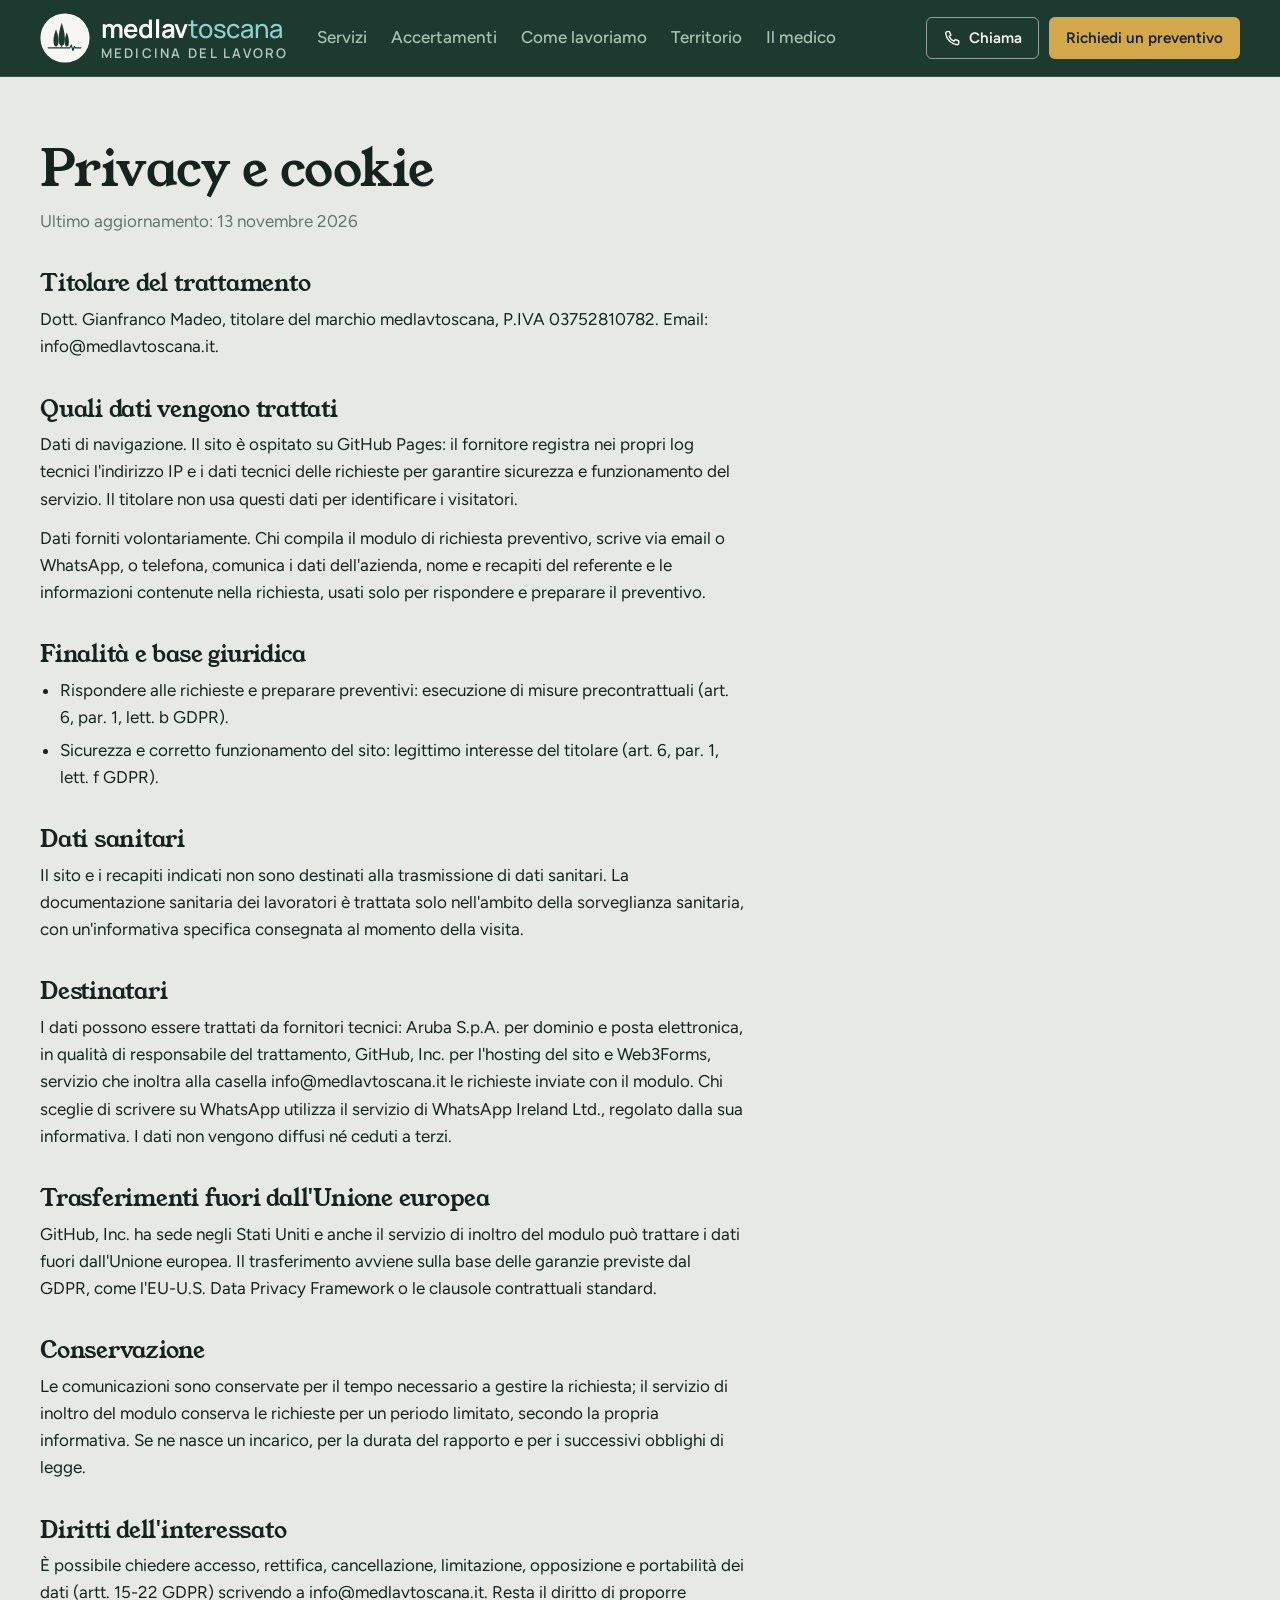
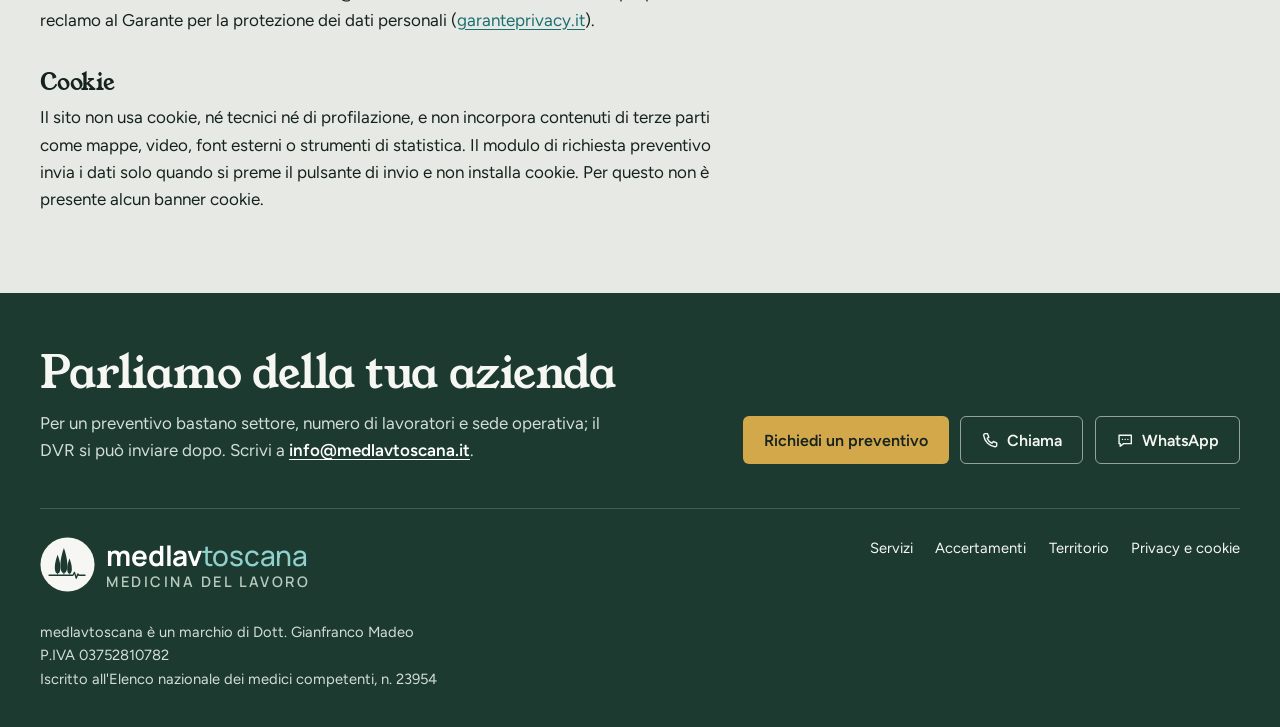
<file: privacy.html>
<!doctype html>
<html lang="it">
<head>
  <meta charset="utf-8">
  <meta name="viewport" content="width=device-width, initial-scale=1">
  <title>Privacy e cookie | medlavtoscana</title>
  <meta name="description" content="Informativa sul trattamento dei dati personali e sull'uso dei cookie del sito medlavtoscana.it.">
  <link rel="canonical" href="https://medlavtoscana.it/privacy.html">
  <link rel="icon" href="favicon.svg" type="image/svg+xml">
  <link rel="icon" href="favicon-32.png" sizes="32x32" type="image/png">
  <link rel="apple-touch-icon" href="apple-touch-icon.png">
  <link rel="preload" href="manrope-700.woff2" as="font" type="font/woff2" crossorigin>
  <link rel="stylesheet" href="styles.css?v=20261114">
  <meta name="theme-color" content="#1D3A31">
</head>
<body>
  <a class="skip" href="#contenuto">Vai al contenuto</a>

  <header class="site-header">
    <div class="wrap header-inner">
      <a class="brand" href="./" aria-label="medlavtoscana, medicina del lavoro, pagina iniziale">
        <span class="brand-mark"><img src="marchio-chiaro.svg" width="240" height="240" alt=""></span>
        <span class="brand-text" aria-hidden="true"><span class="brand-name"><b>medlav</b>toscana</span><span class="brand-payoff">Medicina del lavoro</span></span>
      </a>
      <nav class="site-nav" aria-label="Sezioni">
        <a href="./#servizi">Servizi</a>
        <a href="./#accertamenti">Accertamenti</a>
        <a href="./#come-lavoriamo">Come lavoriamo</a>
        <a href="./#territorio">Territorio</a>
        <a href="./#medico">Il medico</a>
      </nav>
      <div class="header-cta">
        <a class="btn btn-chiaro btn-sm" href="tel:+393522810810"><svg class="i" viewBox="0 0 24 24" aria-hidden="true"><path d="M5.5 3.5h3l1.8 4.6-2.3 1.4a11.5 11.5 0 0 0 6.5 6.5l1.4-2.3 4.6 1.8v3a2 2 0 0 1-2.2 2A17 17 0 0 1 3.5 5.7a2 2 0 0 1 2-2.2Z"/></svg>Chiama</a>
        <a class="btn btn-ocra btn-sm" href="mailto:info@medlavtoscana.it?subject=Richiesta%20preventivo%20medicina%20del%20lavoro&amp;body=Azienda%3A%0D%0ASettore%20di%20attivit%C3%A0%3A%0D%0ANumero%20di%20lavoratori%3A%0D%0ASede%20operativa%3A%0D%0ARichiesta%3A%0D%0A">Richiedi un preventivo</a>
      </div>
    </div>
  </header>

  <main id="contenuto" class="doc">
    <div class="wrap">
      <div class="doc-inner">
        <h1>Privacy e cookie</h1>
        <p class="updated">Ultimo aggiornamento: 13 novembre 2026</p>

        <h2>Titolare del trattamento</h2>
        <p>Dott. Gianfranco Madeo, titolare del marchio medlavtoscana, P.IVA 03752810782. Email: info@medlavtoscana.it.</p>

        <h2>Quali dati vengono trattati</h2>
        <p>Dati di navigazione. Il sito è ospitato su GitHub Pages: il fornitore registra nei propri log tecnici l'indirizzo IP e i dati tecnici delle richieste per garantire sicurezza e funzionamento del servizio. Il titolare non usa questi dati per identificare i visitatori.</p>
        <p>Dati forniti volontariamente. Chi compila il modulo di richiesta preventivo, scrive via email o WhatsApp, o telefona, comunica i dati dell'azienda, nome e recapiti del referente e le informazioni contenute nella richiesta, usati solo per rispondere e preparare il preventivo.</p>

        <h2>Finalità e base giuridica</h2>
        <ul>
          <li>Rispondere alle richieste e preparare preventivi: esecuzione di misure precontrattuali (art. 6, par. 1, lett. b GDPR).</li>
          <li>Sicurezza e corretto funzionamento del sito: legittimo interesse del titolare (art. 6, par. 1, lett. f GDPR).</li>
        </ul>

        <h2>Dati sanitari</h2>
        <p>Il sito e i recapiti indicati non sono destinati alla trasmissione di dati sanitari. La documentazione sanitaria dei lavoratori è trattata solo nell'ambito della sorveglianza sanitaria, con un'informativa specifica consegnata al momento della visita.</p>

        <h2>Destinatari</h2>
        <p>I dati possono essere trattati da fornitori tecnici: Aruba S.p.A. per dominio e posta elettronica, in qualità di responsabile del trattamento, GitHub, Inc. per l'hosting del sito e Web3Forms, servizio che inoltra alla casella info@medlavtoscana.it le richieste inviate con il modulo. Chi sceglie di scrivere su WhatsApp utilizza il servizio di WhatsApp Ireland Ltd., regolato dalla sua informativa. I dati non vengono diffusi né ceduti a terzi.</p>

        <h2>Trasferimenti fuori dall'Unione europea</h2>
        <p>GitHub, Inc. ha sede negli Stati Uniti e anche il servizio di inoltro del modulo può trattare i dati fuori dall'Unione europea. Il trasferimento avviene sulla base delle garanzie previste dal GDPR, come l'EU-U.S. Data Privacy Framework o le clausole contrattuali standard.</p>

        <h2>Conservazione</h2>
        <p>Le comunicazioni sono conservate per il tempo necessario a gestire la richiesta; il servizio di inoltro del modulo conserva le richieste per un periodo limitato, secondo la propria informativa. Se ne nasce un incarico, per la durata del rapporto e per i successivi obblighi di legge.</p>

        <h2>Diritti dell'interessato</h2>
        <p>È possibile chiedere accesso, rettifica, cancellazione, limitazione, opposizione e portabilità dei dati (artt. 15-22 GDPR) scrivendo a info@medlavtoscana.it. Resta il diritto di proporre reclamo al Garante per la protezione dei dati personali (<a href="https://www.garanteprivacy.it" rel="noopener">garanteprivacy.it</a>).</p>

        <h2>Cookie</h2>
        <p>Il sito non usa cookie, né tecnici né di profilazione, e non incorpora contenuti di terze parti come mappe, video, font esterni o strumenti di statistica. Il modulo di richiesta preventivo invia i dati solo quando si preme il pulsante di invio e non installa cookie. Per questo non è presente alcun banner cookie.</p>
      </div>
    </div>
  </main>

  <footer class="verde contatti" id="contatti">
    <div class="wrap">
      <div class="contatti-grid">
        <div>
          <h2>Parliamo della tua azienda</h2>
          <p>Per un preventivo bastano settore, numero di lavoratori e sede operativa; il DVR si può inviare dopo. Scrivi a <a class="email" href="mailto:info@medlavtoscana.it">info@medlavtoscana.it</a>.</p>
        </div>
        <div class="actions">
          <a class="btn btn-ocra" href="mailto:info@medlavtoscana.it?subject=Richiesta%20preventivo%20medicina%20del%20lavoro&amp;body=Azienda%3A%0D%0ASettore%20di%20attivit%C3%A0%3A%0D%0ANumero%20di%20lavoratori%3A%0D%0ASede%20operativa%3A%0D%0ARichiesta%3A%0D%0A">Richiedi un preventivo</a>
          <a class="btn btn-chiaro" href="tel:+393522810810"><svg class="i" viewBox="0 0 24 24" aria-hidden="true"><path d="M5.5 3.5h3l1.8 4.6-2.3 1.4a11.5 11.5 0 0 0 6.5 6.5l1.4-2.3 4.6 1.8v3a2 2 0 0 1-2.2 2A17 17 0 0 1 3.5 5.7a2 2 0 0 1 2-2.2Z"/></svg>Chiama</a>
          <a class="btn btn-chiaro" href="https://wa.me/393522810810?text=Buongiorno%2C%20vorrei%20un%20preventivo%20per%20la%20medicina%20del%20lavoro." target="_blank" rel="noopener"><svg class="i" viewBox="0 0 24 24" aria-hidden="true"><path d="M4 5.5h16v11H10l-4.5 3.5v-3.5H4Z"/><path d="M8.5 11h.01M12 11h.01M15.5 11h.01"/></svg>WhatsApp</a>
        </div>
      </div>
      <div class="footer">
        <div>
          <a class="brand brand-footer" href="./" aria-label="medlavtoscana, medicina del lavoro">
            <span class="brand-mark"><img src="marchio-chiaro.svg" width="240" height="240" alt=""></span>
            <span class="brand-text" aria-hidden="true"><span class="brand-name"><b>medlav</b>toscana</span><span class="brand-payoff">Medicina del lavoro</span></span>
          </a>
          <p>medlavtoscana è un marchio di Dott. Gianfranco Madeo<br>P.IVA 03752810782<br>Iscritto all'Elenco nazionale dei medici competenti, n.&nbsp;23954</p>
        </div>
        <nav aria-label="Collegamenti">
          <a href="./#servizi">Servizi</a>
          <a href="./#accertamenti">Accertamenti</a>
          <a href="./#territorio">Territorio</a>
          <a href="privacy.html">Privacy e cookie</a>
        </nav>
      </div>
    </div>
  </footer>
</body>
</html>
</file>
<file: styles.css>
/* medlavtoscana
   Verde cipresso e pietra, titoli in Young Serif, testo in Figtree.
   Un solo accento caldo (ocra) per le azioni principali. */

@font-face { font-family: "Young Serif"; src: url("young-serif-400.woff2") format("woff2"); font-weight: 400; font-style: normal; font-display: swap; }
@font-face { font-family: "Manrope"; src: url("manrope-500.woff2") format("woff2"); font-weight: 500; font-style: normal; font-display: swap; }
@font-face { font-family: "Manrope"; src: url("manrope-600.woff2") format("woff2"); font-weight: 600; font-style: normal; font-display: swap; }
@font-face { font-family: "Manrope"; src: url("manrope-700.woff2") format("woff2"); font-weight: 700; font-style: normal; font-display: swap; }
@font-face { font-family: "Figtree"; src: url("figtree-400.woff2") format("woff2"); font-weight: 400; font-style: normal; font-display: swap; }
@font-face { font-family: "Figtree"; src: url("figtree-500.woff2") format("woff2"); font-weight: 500; font-style: normal; font-display: swap; }
@font-face { font-family: "Figtree"; src: url("figtree-600.woff2") format("woff2"); font-weight: 600; font-style: normal; font-display: swap; }

:root {
  --cipresso: #1D3A31;
  --cipresso-2: #27493F;
  --cipresso-3: #335A4E;
  --pietra: #E7EAE4;
  --latte: #F6F7F3;
  --ocra: #D2A84B;
  --ocra-2: #BE9338;
  --salvia: #A9C3B3;
  --ink: #16221D;
  --ink-2: #3D4C45;
  --ink-3: #66746D;
  --linea: #D3D9D2;
  --petrolio: #1C6E73;

  --serif: "Young Serif", Georgia, serif;
  --sans: "Figtree", "Segoe UI", system-ui, sans-serif;
  --gutter: clamp(1.25rem, 4vw, 2.5rem);
  --max: 78rem;
}

*, *::before, *::after { box-sizing: border-box; }
html { -webkit-text-size-adjust: 100%; scroll-behavior: smooth; scroll-padding-top: 5.5rem; }
@media (prefers-reduced-motion: reduce) { html { scroll-behavior: auto; } }
body { margin: 0; background: var(--pietra); color: var(--ink); font-family: var(--sans); font-size: 1.0625rem; line-height: 1.6; }
img { max-width: 100%; height: auto; display: block; }
p { margin: 0; }
h1, h2, h3 { margin: 0; font-family: var(--serif); font-weight: 400; line-height: 1.08; letter-spacing: -0.01em; }
a { color: var(--petrolio); text-underline-offset: 0.2em; }
:focus-visible { outline: 3px solid var(--ocra); outline-offset: 3px; border-radius: 3px; }
svg.i { width: 1.15rem; height: 1.15rem; flex: none; fill: none; stroke: currentColor; stroke-width: 1.8; stroke-linecap: round; stroke-linejoin: round; }
.wrap { width: min(calc(100% - 2 * var(--gutter)), var(--max)); margin-inline: auto; }
.sr { position: absolute; width: 1px; height: 1px; overflow: hidden; clip: rect(0 0 0 0); white-space: nowrap; }
.skip { position: absolute; left: -999px; top: .75rem; z-index: 50; background: #fff; color: var(--ink); padding: .5rem 1rem; border-radius: 6px; }
.skip:focus { left: .75rem; }

/* ---------- Pulsanti ---------- */
.btn {
  display: inline-flex; align-items: center; justify-content: center; gap: .5rem;
  min-height: 3rem; padding: .7rem 1.25rem; border-radius: 6px; border: 1.5px solid transparent;
  font: 600 1rem/1.2 var(--sans); text-decoration: none; white-space: nowrap; cursor: pointer;
}
.btn-ocra { background: var(--ocra); color: var(--ink); }
.btn-ocra:hover { background: var(--ocra-2); color: var(--ink); }
.btn-chiaro { border-color: rgba(246, 247, 243, .55); color: var(--latte); background: transparent; }
.btn-chiaro:hover { border-color: var(--latte); color: #fff; }
.btn-scuro { border-color: var(--ink); color: var(--ink); background: transparent; }
.btn-scuro:hover { background: var(--ink); color: #fff; }
.btn-sm { min-height: 2.6rem; padding: .5rem 1rem; font-size: .95rem; }

/* ---------- Intestazione e apertura (fondo verde) ---------- */
.verde { background: var(--cipresso); color: var(--latte); }
.site-header { position: sticky; top: 0; z-index: 20; background: var(--cipresso); border-bottom: 1px solid rgba(169, 195, 179, .18); }
.header-inner { display: flex; align-items: center; gap: 1.75rem; min-height: 4.75rem; }
/* Logo: marchio come immagine, nome e scritta come testo vero, nitidi a ogni dimensione */
.brand { --logo: 1.6rem; display: inline-flex; align-items: center; gap: calc(var(--logo) * .42); text-decoration: none; color: #fff; }
.brand-mark { flex: none; width: calc(var(--logo) * 1.95); height: calc(var(--logo) * 1.95); }
.brand-mark img { width: 100%; height: 100%; }
.brand-text { display: grid; justify-items: start; line-height: 1; }
.brand-name { font-family: "Manrope", var(--sans); font-weight: 500; font-size: var(--logo); letter-spacing: -0.01em; color: #8FD1CB; }
.brand-name b { font-weight: 700; color: #fff; }
.brand-payoff { margin-top: calc(var(--logo) * .2); font-family: "Manrope", var(--sans); font-weight: 600; font-size: calc(var(--logo) * .52); letter-spacing: .17em; text-transform: uppercase; color: #B7CBC0; white-space: nowrap; }
.site-nav { display: flex; gap: 1.5rem; font-weight: 500; }
.site-nav a { color: var(--salvia); text-decoration: none; }
.site-nav a:hover { color: #fff; }
.header-cta { margin-left: auto; display: flex; gap: .6rem; }
@media (max-width: 70rem) { .site-nav { display: none; } }
@media (max-width: 34rem) { .header-cta .btn-ocra { display: none; } .brand { --logo: 1.4rem; } }

.hero { display: grid; gap: clamp(2rem, 5vw, 4.5rem); align-items: center; padding-block: clamp(2rem, 5vw, 3.25rem) clamp(2.5rem, 5vw, 3.5rem); }
@media (min-width: 60rem) { .hero { grid-template-columns: 1.3fr .8fr; } }
.hero h1 { font-size: clamp(2.3rem, 1.3rem + 3.8vw, 4.2rem); max-width: 15ch; }
.hero .lead { margin-top: 1.4rem; font-size: clamp(1.08rem, 1rem + .35vw, 1.25rem); color: #D3DED8; max-width: 40ch; }
.actions { display: flex; flex-wrap: wrap; gap: .7rem; margin-top: 1.9rem; }
.dati { display: flex; flex-wrap: wrap; gap: 1.25rem 2.5rem; margin: 2.4rem 0 0; padding: 1.4rem 0 0; border-top: 1px solid rgba(169, 195, 179, .3); list-style: none; }
.dati li { font-size: .95rem; color: var(--salvia); line-height: 1.4; }
.dati b { display: block; font-family: var(--serif); font-weight: 400; font-size: 1.45rem; color: var(--latte); margin-bottom: .2rem; }
@media (max-width: 30rem) { .actions .btn { width: 100%; } }
@media (max-width: 40rem) {
  .dati { display: grid; grid-template-columns: repeat(3, 1fr); gap: .75rem; margin-top: 1.75rem; }
  .dati li { font-size: .8rem; }
  .dati b { font-size: 1.05rem; }
}

/* La foto del medico: scheda graffettata */
.scheda { position: relative; margin: 0 auto; max-width: 24rem; background: #fff; color: var(--ink); padding: .9rem .9rem 1.2rem; border-radius: 4px; transform: rotate(1.6deg); box-shadow: 0 22px 40px -22px rgba(0, 0, 0, .55); }
.scheda img { width: 100%; aspect-ratio: 4 / 4.3; object-fit: cover; object-position: 50% 16%; border-radius: 2px; }
.scheda figcaption { padding: .9rem .3rem 0; font-size: .92rem; line-height: 1.45; color: var(--ink-3); }
.scheda figcaption b { display: block; font-family: var(--serif); font-weight: 400; font-size: 1.3rem; color: var(--ink); margin-bottom: .2rem; }
.clip { position: absolute; top: -1.3rem; left: 2.2rem; width: 1.35rem; height: 4rem; border: 3px solid #9AA6A1; border-bottom-color: transparent; border-radius: 1rem; transform: rotate(-9deg); }
.clip::after { content: ""; position: absolute; left: .2rem; right: .2rem; top: .45rem; height: 2.4rem; border: 3px solid #9AA6A1; border-top-color: transparent; border-radius: 0 0 .8rem .8rem; }
@media (max-width: 60rem) { .scheda { max-width: 16rem; } }

/* ---------- Servizi ---------- */
.servizi { display: grid; gap: 1.75rem 2.25rem; padding-block: clamp(2rem, 4vw, 2.75rem); grid-template-columns: 1fr; }
@media (min-width: 40rem) { .servizi { grid-template-columns: repeat(2, 1fr); } }
@media (min-width: 66rem) { .servizi { grid-template-columns: repeat(4, 1fr); } }
.servizio::before { content: ""; display: block; width: 2.25rem; height: 3px; background: var(--ocra); margin-bottom: .9rem; }
.servizio h3 { font-size: 1.4rem; margin-bottom: .5rem; }
.servizio p { font-size: .98rem; color: var(--ink-2); }

/* ---------- Approfondimenti a schede ---------- */
.dettagli { padding-bottom: clamp(2.5rem, 5vw, 3.5rem); }
.schede-bar { display: flex; gap: .35rem; overflow-x: auto; scrollbar-width: none; padding-left: .4rem; }
.schede-bar::-webkit-scrollbar { display: none; }
.schede-bar button {
  flex: none; font: 600 1rem var(--sans); color: var(--ink-2); background: #D8DED6; border: 0; cursor: pointer;
  padding: .8rem 1.25rem .9rem; border-radius: 10px 10px 0 0;
}
.schede-bar button[aria-selected="true"] { background: var(--latte); color: var(--ink); }
.schede-bar button:hover { color: var(--ink); }
.pannello { background: var(--latte); border-radius: 0 10px 10px 10px; padding: clamp(1.4rem, 3vw, 2.25rem); }
.pannello + .pannello { margin-top: 1.25rem; }
.js .pannello + .pannello { margin-top: 0; }
.pannello > h2 { font-size: clamp(1.6rem, 1.2rem + 1.2vw, 2.1rem); }
.pannello .intro { margin-top: .6rem; color: var(--ink-2); max-width: 62ch; }

.esami { display: grid; gap: 1.4rem 2rem; margin: 1.6rem 0 0; padding: 0; list-style: none; }
@media (min-width: 44rem) { .esami { grid-template-columns: repeat(2, 1fr); } }
@media (min-width: 70rem) { .esami { grid-template-columns: repeat(3, 1fr); } }
.esami h3 { font-size: 1.15rem; margin: 0; display: inline; }
.esami summary { list-style: none; cursor: pointer; margin-bottom: .35rem; }
.esami summary::-webkit-details-marker { display: none; }
@media (min-width: 44rem) { .esami summary { pointer-events: none; cursor: default; } }
@media (max-width: 43.99rem) {
  .esami { gap: 0; }
  .esami li { border-bottom: 1px solid var(--linea); padding: .85rem 0; }
  .esami .base { border-left: 0; padding-left: 0; }
  .esami summary { display: flex; justify-content: space-between; align-items: center; gap: 1rem; margin: 0; }
  .esami summary::after { content: "+"; font-family: var(--sans); font-size: 1.4rem; line-height: 1; color: var(--ocra-2); }
  .esami details[open] summary::after { content: "\2212"; }
  .esami details[open] p { margin-top: .5rem; }
}
.esami p { font-size: .94rem; line-height: 1.55; color: var(--ink-2); }
.esami .base { border-left: 3px solid var(--ocra); padding-left: 1rem; }

.due { display: grid; gap: 2rem 3.5rem; }
@media (min-width: 60rem) { .due { grid-template-columns: 1fr 1fr; } }
.passi { list-style: none; margin: 1.4rem 0 0; padding: 0; counter-reset: passo; display: grid; gap: 1.1rem; }
.passi li { counter-increment: passo; display: grid; grid-template-columns: 2.4rem 1fr; gap: .9rem; }
.passi li::before { content: counter(passo); font-family: var(--serif); font-size: 1.6rem; line-height: 1; color: var(--ocra-2); padding-top: .1rem; }
.passi h3, .digitale h3 { font-size: 1.12rem; margin-bottom: .25rem; }
.passi p, .digitale p { font-size: .95rem; color: var(--ink-2); line-height: 1.55; }
.digitale { list-style: none; margin: 1.4rem 0 0; padding: 0; display: grid; gap: 1rem 1.75rem; }
@media (min-width: 36rem) { .digitale { grid-template-columns: 1fr 1fr; } }
.settori { margin-top: 1.6rem; padding-top: 1.1rem; border-top: 1px solid var(--linea); color: var(--ink-2); font-size: .97rem; }

.territorio { display: grid; gap: 2rem 3rem; align-items: center; }
@media (min-width: 52rem) { .territorio { grid-template-columns: minmax(15rem, 22rem) 1fr; } }
.map { margin: 0; }
.map svg { width: 100%; max-width: 22rem; height: auto; margin-inline: auto; display: block; }
.map figcaption { margin-top: .4rem; font-size: .75rem; color: var(--ink-3); text-align: center; }
.tuscany .prov path { stroke: var(--latte); stroke-width: 1.6; stroke-linejoin: round; }
.tuscany .prov path:nth-child(5n+1) { fill: #9FBFAE; }
.tuscany .prov path:nth-child(5n+2) { fill: #C5D6C9; }
.tuscany .prov path:nth-child(5n+3) { fill: #B3CABB; }
.tuscany .prov path:nth-child(5n+4) { fill: #D6E1D7; }
.tuscany .prov path:nth-child(5n) { fill: #A9C3B3; }
.tuscany .pins circle { fill: var(--cipresso); stroke: var(--latte); stroke-width: 2.5; }
.tuscany .pins text { fill: #fff; font-family: var(--sans); font-size: 12.5px; font-weight: 600; text-anchor: middle; }
.tuscany .sea { fill: var(--ink-3); font-family: var(--serif); font-size: 14px; }
.province { margin-top: 1.1rem; color: var(--ink-2); }
.province strong { color: var(--ink); font-weight: 600; }

.medico-testo p, .competenze li { font-size: 1rem; line-height: 1.6; color: var(--ink-2); }
.medico-testo p { margin-top: .75rem; max-width: 60ch; }
.medico-testo .intro { color: var(--ink); font-weight: 500; }
.competenze { list-style: none; margin: .75rem 0 0; padding: 0; }
@media (min-width: 36rem) { .competenze { columns: 2; column-gap: 1.75rem; } }
.competenze li { padding-left: 1.1rem; position: relative; break-inside: avoid; margin-bottom: .5rem; }
.competenze li::before { content: ""; position: absolute; left: 0; top: .72em; width: .5rem; height: 2px; background: var(--ocra); }

/* ---------- Contatti e footer ---------- */
.contatti { padding-block: clamp(2.5rem, 5vw, 3.5rem) 0; }
.contatti-grid { display: grid; gap: 1.75rem 3rem; align-items: end; padding-bottom: clamp(2rem, 4vw, 2.75rem); border-bottom: 1px solid rgba(169, 195, 179, .25); }
@media (min-width: 60rem) { .contatti-grid { grid-template-columns: 1fr auto; } }
.contatti h2 { font-size: clamp(2rem, 1.5rem + 1.6vw, 2.8rem); }
.contatti p { margin-top: .8rem; color: #D3DED8; max-width: 52ch; }
.contatti .email { color: #fff; font-weight: 600; }
.contatti .actions { margin-top: 0; }
.footer { display: flex; flex-wrap: wrap; justify-content: space-between; gap: 1.5rem 3rem; padding-block: 1.75rem 2.25rem; font-size: .92rem; color: var(--salvia); }
.brand-footer { --logo: 1.75rem; margin-bottom: 1rem; }
.footer a { color: var(--latte); text-decoration: none; }
.footer a:hover { text-decoration: underline; }
.footer nav { display: flex; flex-wrap: wrap; gap: .5rem 1.4rem; align-content: start; }

/* ---------- Modulo preventivo ---------- */
html.modal-open { overflow: hidden; }
.modal { width: min(46rem, calc(100% - 1.5rem)); max-height: calc(100dvh - 1.5rem); padding: 0; border: 0; border-radius: 12px; background: var(--latte); color: var(--ink-2); box-shadow: 0 24px 60px rgba(22, 34, 29, .35); }
.modal::backdrop { background: rgba(22, 34, 29, .55); }
.modal-inner { position: relative; padding: clamp(1.25rem, 4vw, 2rem); }
.modal h2 { font-size: clamp(1.6rem, 1.3rem + 1.2vw, 2.1rem); padding-right: 3rem; color: var(--ink); }
.modal-close { position: absolute; top: 1rem; right: 1rem; width: 2.5rem; height: 2.5rem; display: grid; place-items: center; border: 0; border-radius: 50%; background: var(--pietra); color: var(--ink); cursor: pointer; }
@media (max-width: 40rem) { .modal { width: 100%; max-width: 100%; max-height: 94dvh; margin: auto 0 0; border-radius: 14px 14px 0 0; } }
.guide { margin: 1rem 0 1.4rem; padding: 1rem 1.2rem; border-radius: 8px; background: var(--pietra); font-size: .97rem; line-height: 1.55; color: var(--ink); border-left: 3px solid var(--ocra); }
.guide ul { margin: .35rem 0 .5rem; padding-left: 1.2rem; }
.form-grid { display: grid; gap: .9rem 1rem; }
@media (min-width: 40rem) { .form-grid { grid-template-columns: 1fr 1fr; } }
.field { display: grid; gap: .35rem; min-width: 0; margin: 0; padding: 0; border: 0; font-size: .95rem; font-weight: 500; color: var(--ink); }
.field legend { padding: 0; margin-bottom: .35rem; }
.field-full { margin-top: 1rem; }
.field input:not([type=radio]):not([type=checkbox]), .field select, .field textarea { width: 100%; padding: .7rem .85rem; border: 1.5px solid #C2CBC4; border-radius: 6px; background: #fff; color: var(--ink); font: inherit; font-weight: 400; }
.field textarea { min-height: 6rem; resize: vertical; }
.field input::placeholder, .field textarea::placeholder { color: #8C9892; }
.field input:not([type=radio]):not([type=checkbox]):focus, .field select:focus, .field textarea:focus { outline: none; border-color: var(--cipresso-3); box-shadow: 0 0 0 3px rgba(51, 90, 78, .2); }
.req { color: #9A4B2E; }
.options { display: flex; flex-wrap: wrap; gap: .5rem; }
.option { display: inline-flex; align-items: center; gap: .45rem; padding: .45rem .85rem; border: 1.5px solid #C2CBC4; border-radius: 6px; font-weight: 500; cursor: pointer; background: #fff; }
.option input { margin: 0; accent-color: var(--cipresso); }
.option:has(input:checked) { border-color: var(--cipresso); background: #E2EBE5; }
.check { display: flex; align-items: flex-start; gap: .6rem; margin-top: 1.1rem; font-size: .95rem; color: var(--ink); }
.check input { width: 1.1rem; height: 1.1rem; margin-top: .2rem; flex: none; accent-color: var(--cipresso); }
.form-actions { display: flex; flex-wrap: wrap; align-items: center; gap: .75rem 1rem; margin-top: 1.25rem; }
.form-status { font-size: .95rem; }
.form-status.err { color: #9B2C2C; }
.hp { position: absolute; left: -9999px; width: 1px; height: 1px; opacity: 0; }
.form-success { display: grid; justify-items: center; gap: .6rem; padding: 1.5rem .5rem .5rem; text-align: center; }
.form-success[hidden] { display: none; }
.form-success .ok { width: 3.25rem; height: 3.25rem; border-radius: 50%; display: grid; place-items: center; background: #DCE7DF; color: var(--cipresso); }
.form-success h3 { color: var(--ink); font-size: 1.5rem; }

/* ---------- Pagina privacy ---------- */
.doc { padding-block: clamp(2.5rem, 6vw, 4rem) clamp(3rem, 7vw, 5rem); }
.doc-inner { max-width: 44rem; }
.doc h1 { font-size: clamp(2.2rem, 1.6rem + 2.5vw, 3.2rem); }
.doc h2 { font-size: 1.45rem; margin: 2.25rem 0 .6rem; }
.doc p + p, .doc p + ul, .doc ul + p { margin-top: .75rem; }
.doc ul { margin: .5rem 0 0; padding-left: 1.25rem; }
.doc li + li { margin-top: .35rem; }
.doc .updated { margin-top: .75rem; color: var(--ink-3); }
.footer .brand:hover { text-decoration: none; }
</file>
